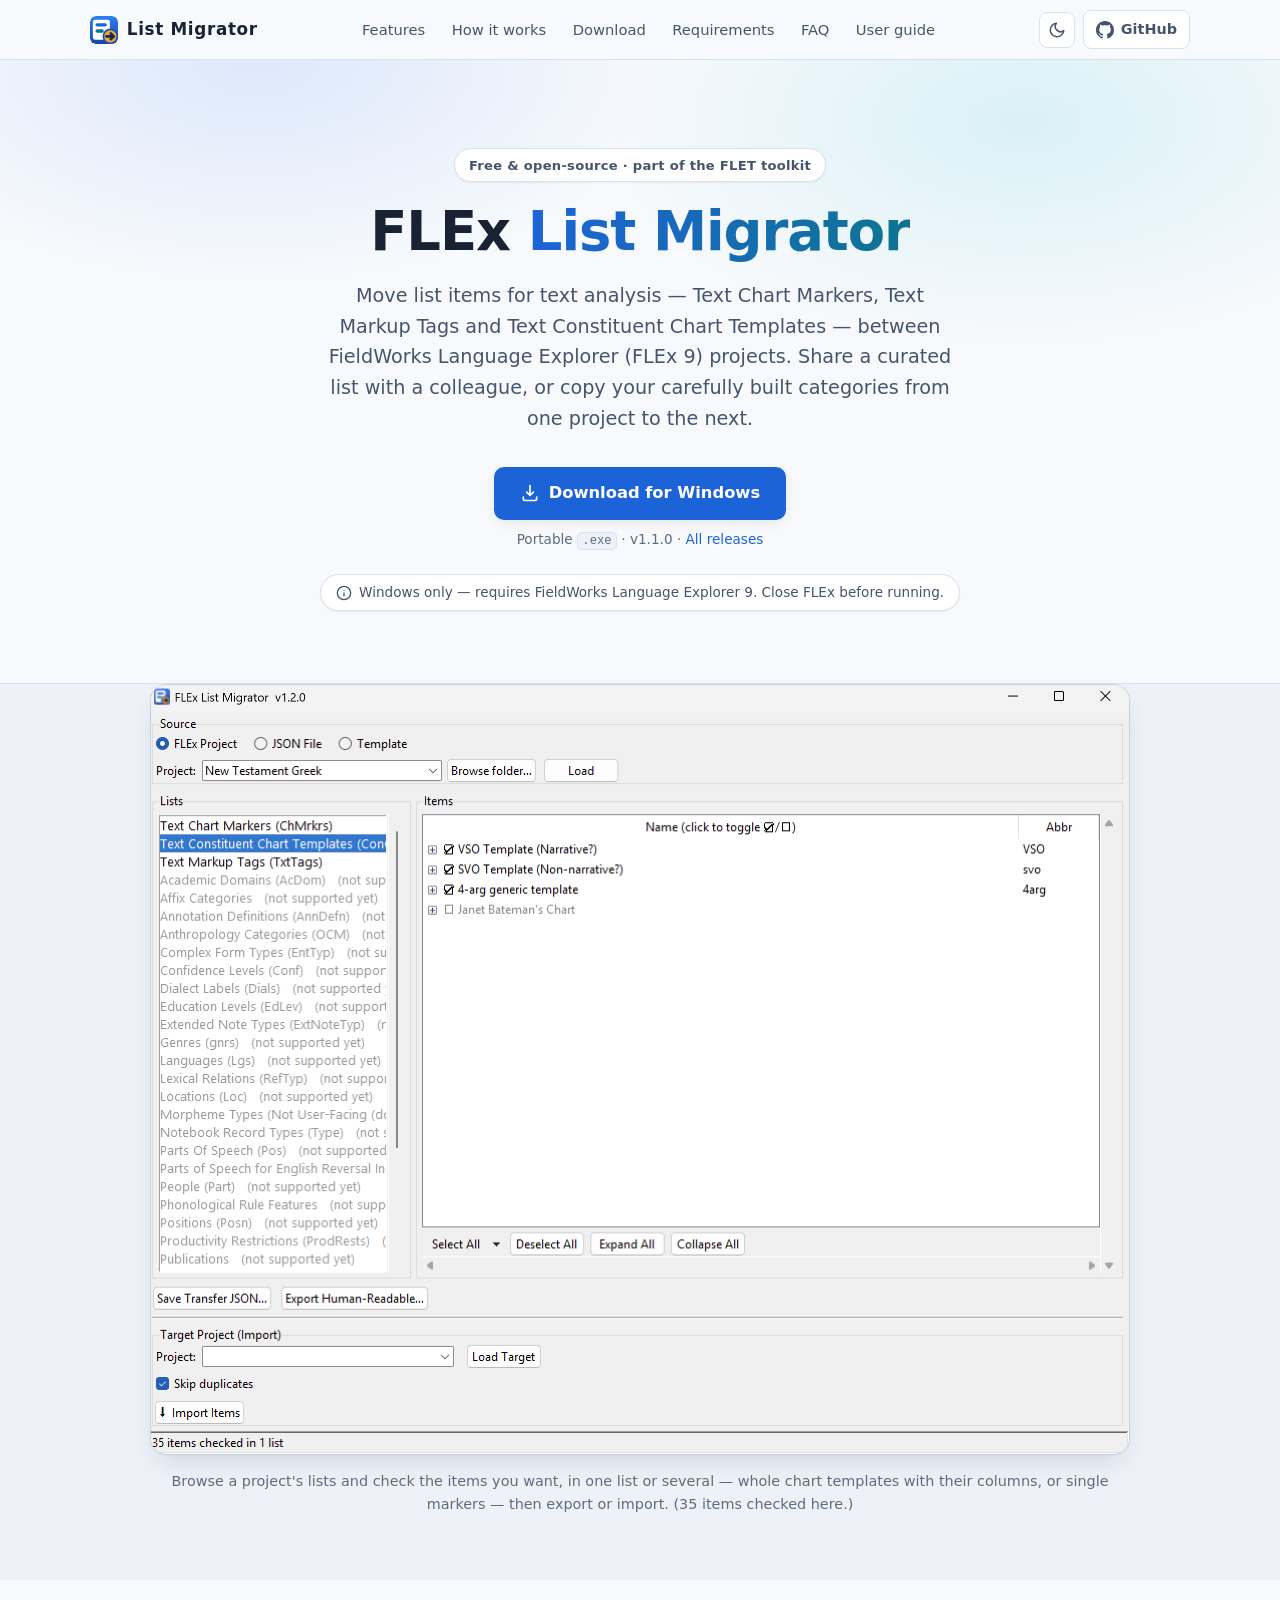
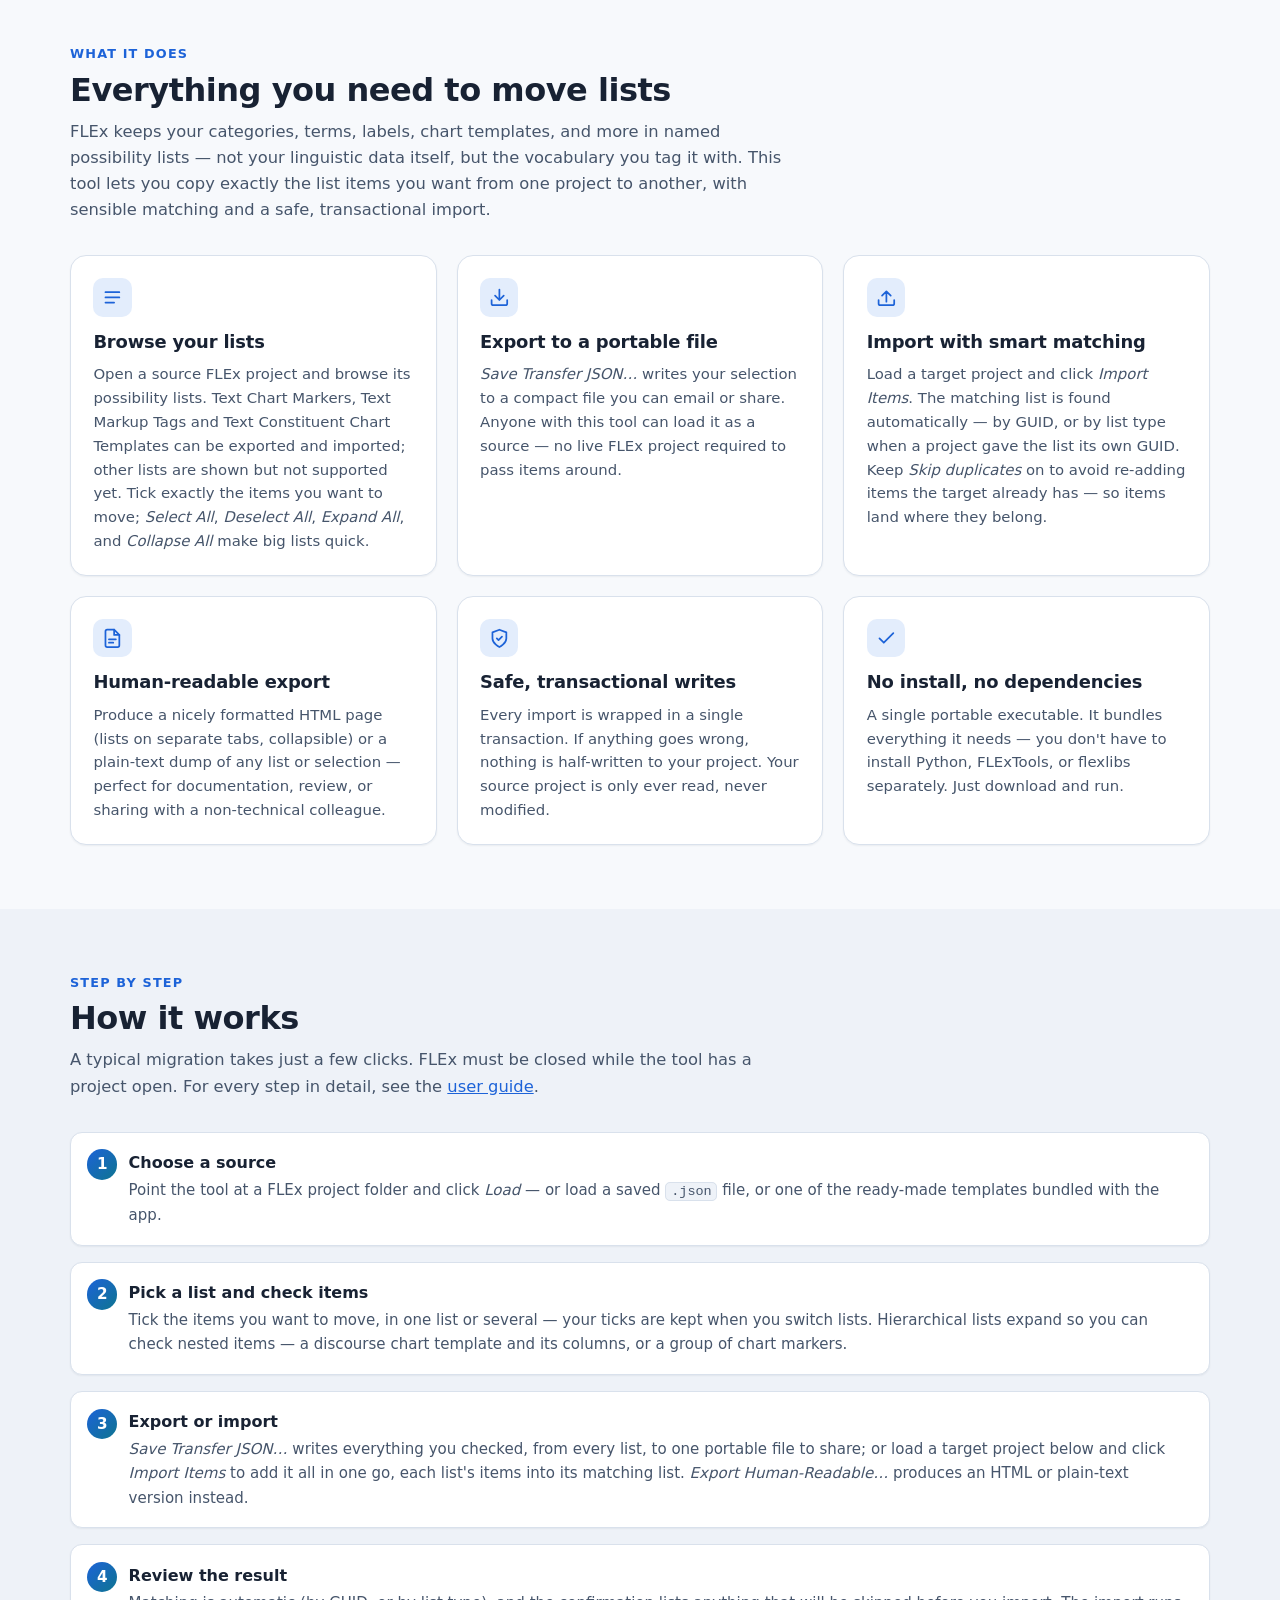
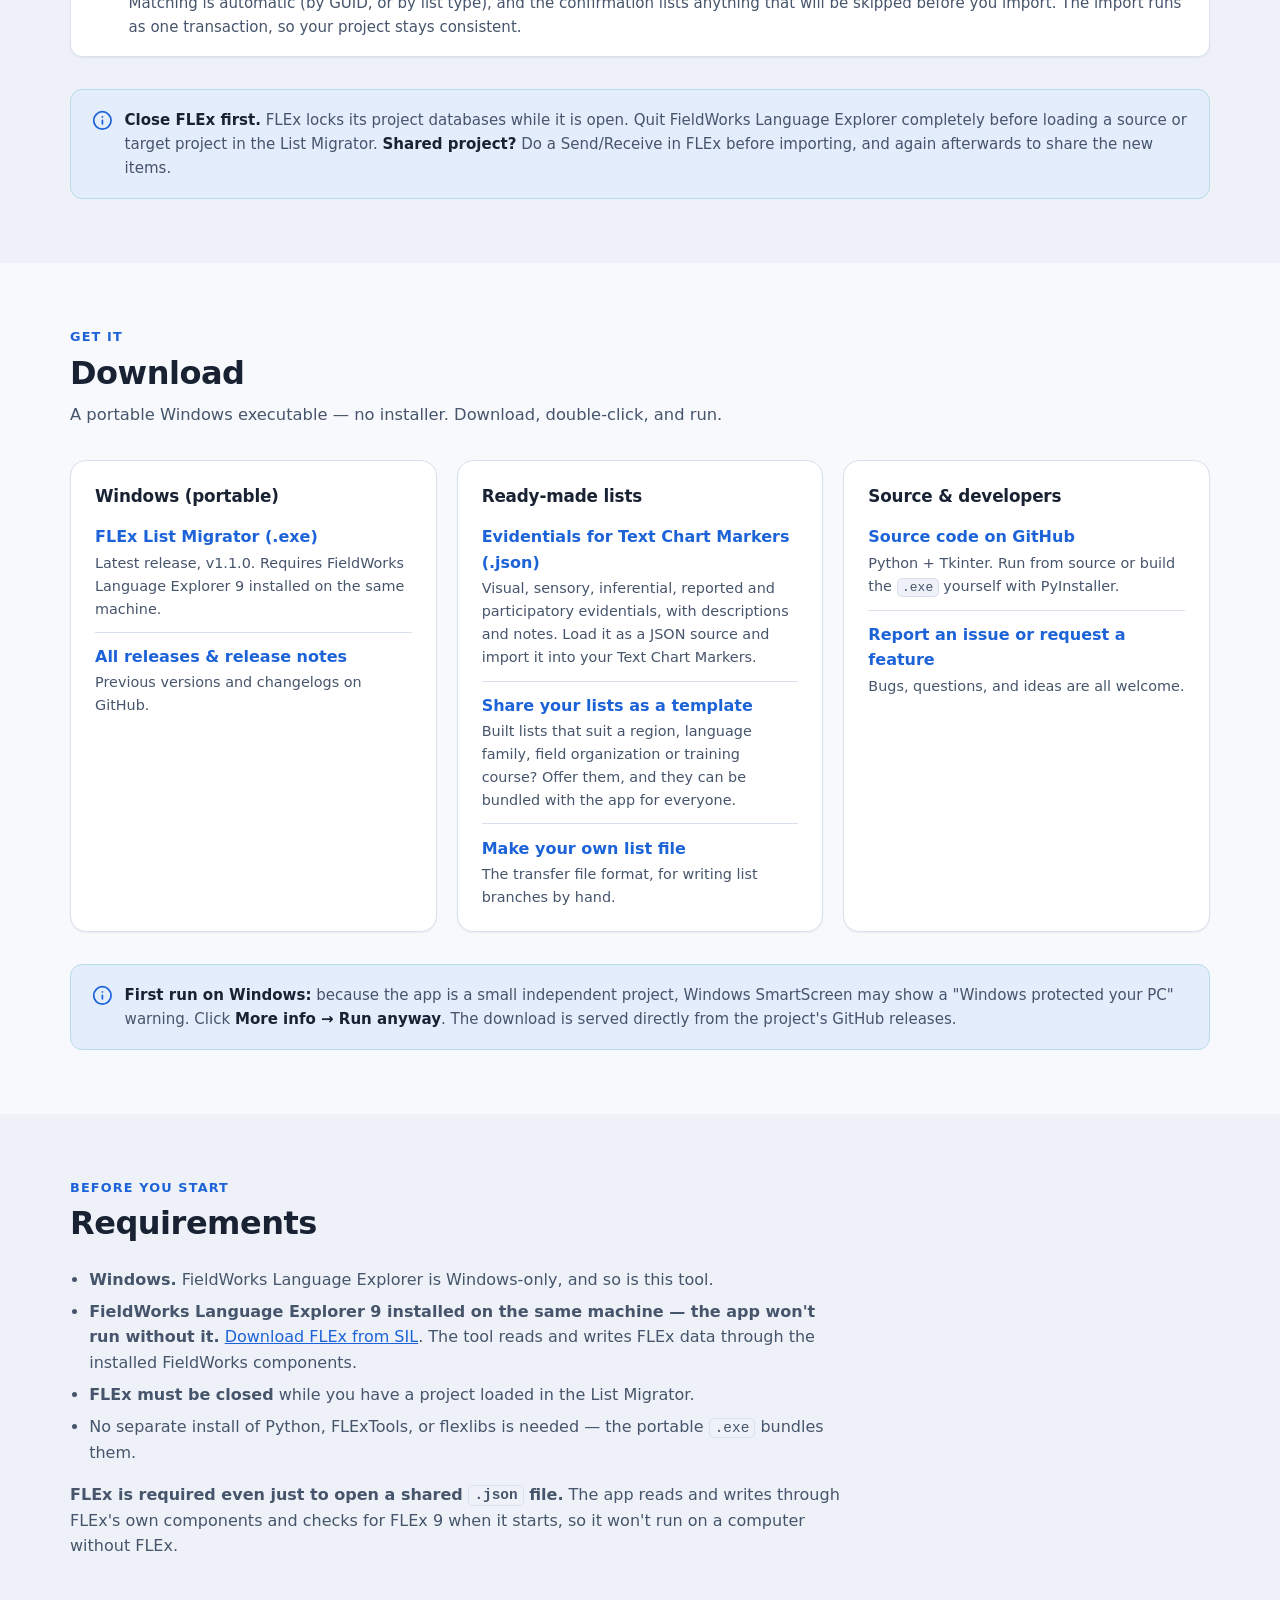
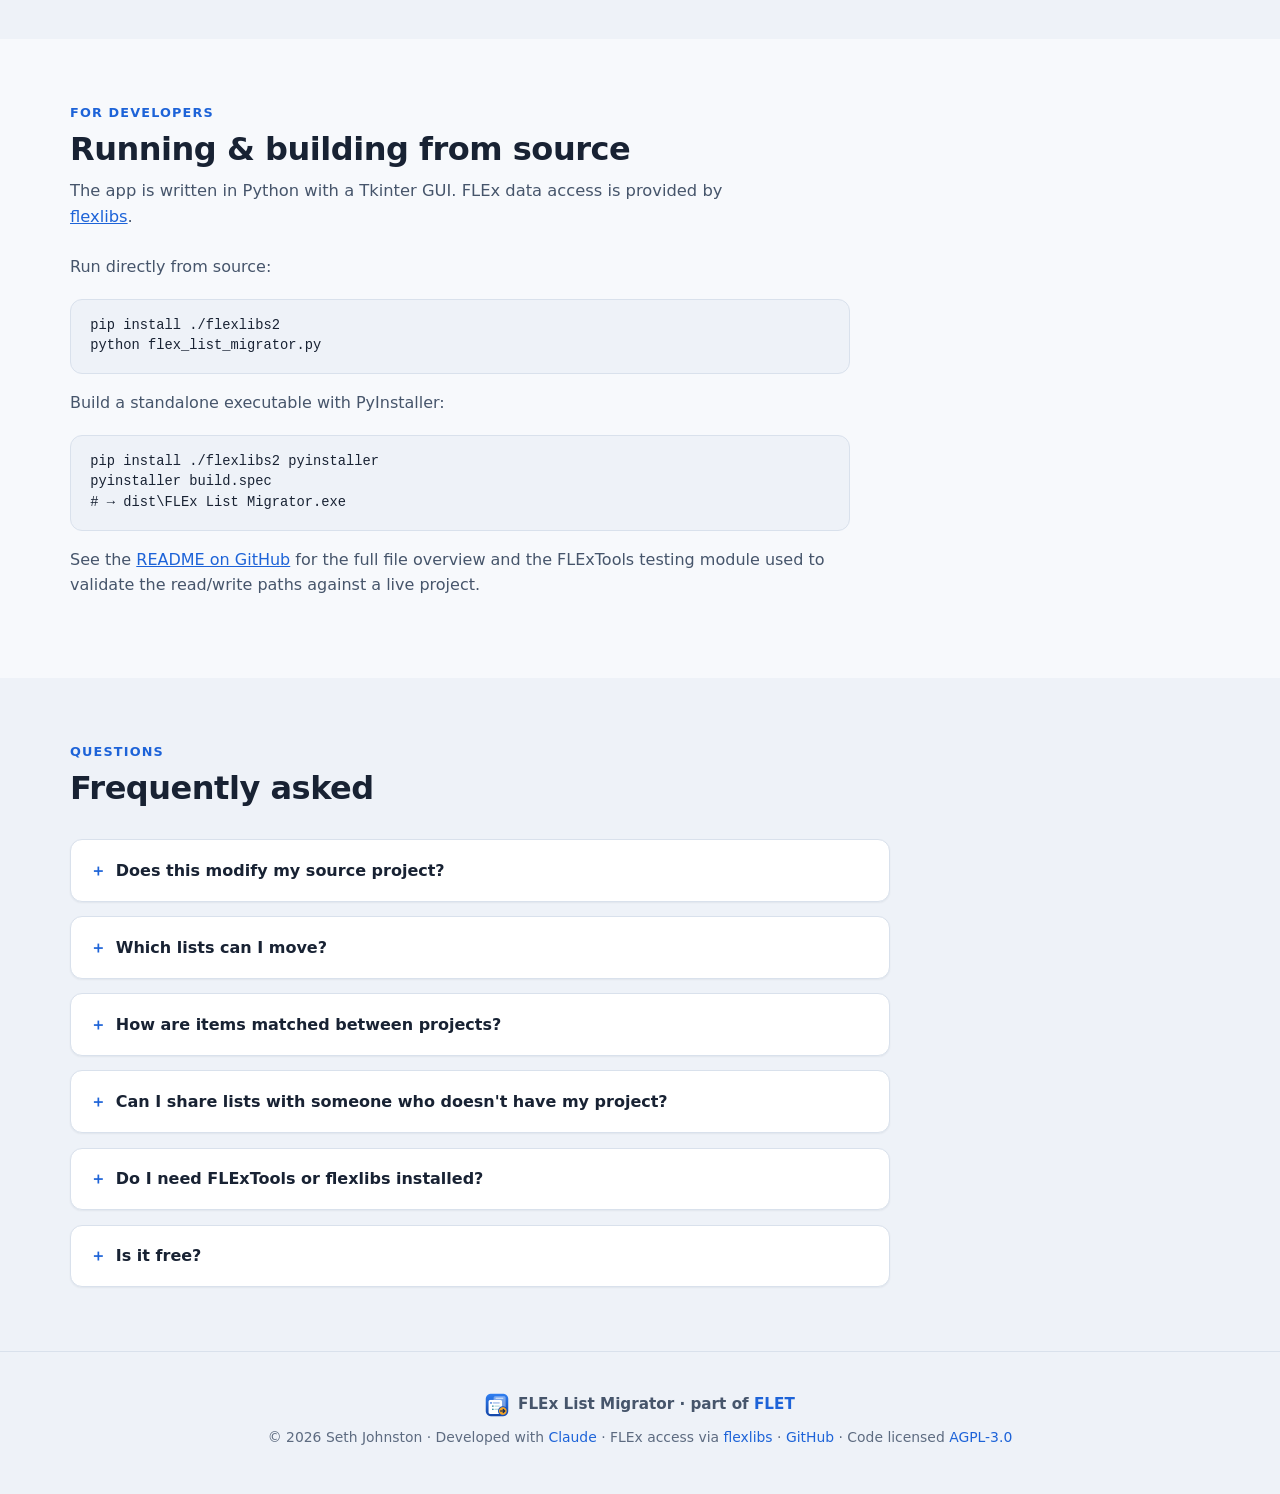
<file: docs/index.html>
<!DOCTYPE html>
<html lang="en">
<head>
  <meta charset="UTF-8" />
  <meta name="viewport" content="width=device-width,initial-scale=1" />
  <title>FLEx List Migrator — move possibility list items between FLEx projects</title>
  <meta name="description" content="A free standalone Windows app for moving text-analysis list items (Text Chart Markers, Text Markup Tags and Text Constituent Chart Templates) between FieldWorks Language Explorer (FLEx 9) projects." />
  <meta name="color-scheme" content="light dark" />
  <meta name="theme-color" content="#0b1020" />
  <link rel="icon" href="favicon.ico" sizes="any" />
  <link rel="icon" type="image/svg+xml" href="favicon.svg" />
  <link rel="apple-touch-icon" href="180x180.png" />
  <link rel="manifest" href="site.webmanifest" />
  <link rel="stylesheet" href="styles.css" />
  <script>
    // Apply saved theme before first paint to avoid a flash of the wrong theme.
    (function () {
      try {
        var t = localStorage.getItem('flet-theme');
        if (t === 'light' || t === 'dark') document.documentElement.setAttribute('data-theme', t);
      } catch (e) { /* storage unavailable; fall back to system preference */ }
    })();
  </script>
</head>
<body>
  <a class="skip-link" href="#content">Skip to main content</a>

  <header class="site-header">
    <div class="site-header-inner">
      <a class="brand" href="#top" aria-label="FLEx List Migrator home">
        <img src="favicon.svg" alt="" width="28" height="28" />
        <span>List Migrator</span>
      </a>
      <nav class="site-nav" aria-label="Site sections">
        <a href="#features">Features</a>
        <a href="#how-it-works">How it works</a>
        <a href="#download">Download</a>
        <a href="#requirements">Requirements</a>
        <a href="#faq">FAQ</a>
        <a href="guide.html">User guide</a>
      </nav>
      <div class="header-actions">
        <button id="theme-toggle" class="theme-toggle" type="button" aria-label="Switch to dark theme" title="Toggle color theme">
          <svg class="icon-sun" aria-hidden="true" viewBox="0 0 24 24" width="18" height="18" fill="none" stroke="currentColor" stroke-width="2" stroke-linecap="round">
            <circle cx="12" cy="12" r="4"/><path d="M12 2v2m0 16v2M4.9 4.9l1.4 1.4m11.4 11.4 1.4 1.4M2 12h2m16 0h2M4.9 19.1l1.4-1.4M17.7 6.3l1.4-1.4"/>
          </svg>
          <svg class="icon-moon" aria-hidden="true" viewBox="0 0 24 24" width="18" height="18" fill="none" stroke="currentColor" stroke-width="2" stroke-linecap="round" stroke-linejoin="round">
            <path d="M21 12.8A9 9 0 1 1 11.2 3a7 7 0 0 0 9.8 9.8Z"/>
          </svg>
        </button>
        <a class="header-github" href="https://github.com/rulingAnts/flex-list-migrator" target="_blank" rel="noopener" aria-label="FLEx List Migrator on GitHub (opens in a new tab)">
          <svg aria-hidden="true" viewBox="0 0 16 16" width="18" height="18" fill="currentColor">
            <path d="M8 0C3.58 0 0 3.58 0 8c0 3.54 2.29 6.53 5.47 7.59.4.07.55-.17.55-.38 0-.19-.01-.82-.01-1.49-2.01.37-2.53-.49-2.69-.94-.09-.23-.48-.94-.82-1.13-.28-.15-.68-.52-.01-.53.63-.01 1.08.58 1.23.82.72 1.21 1.87.87 2.33.66.07-.52.28-.87.51-1.07-1.78-.2-3.64-.89-3.64-3.95 0-.87.31-1.59.82-2.15-.08-.2-.36-1.02.08-2.12 0 0 .67-.21 2.2.82.64-.18 1.32-.27 2-.27s1.36.09 2 .27c1.53-1.04 2.2-.82 2.2-.82.44 1.1.16 1.92.08 2.12.51.56.82 1.27.82 2.15 0 3.07-1.87 3.75-3.65 3.95.29.25.54.73.54 1.48 0 1.07-.01 1.93-.01 2.2 0 .21.15.46.55.38A8.01 8.01 0 0 0 16 8c0-4.42-3.58-8-8-8Z"/>
          </svg>
          <span>GitHub</span>
        </a>
      </div>
    </div>
  </header>

  <main id="content">
    <section class="hero" id="top" aria-labelledby="project-title">
      <div class="hero-inner">
        <p class="hero-eyebrow">Free &amp; open-source · part of the FLET toolkit</p>
        <h1 id="project-title">FLEx <span class="accent-text">List Migrator</span></h1>
        <p class="tagline" id="project-tagline">Move list items for text analysis — Text Chart Markers, Text Markup Tags and Text Constituent Chart Templates — between FieldWorks Language Explorer (FLEx&nbsp;9) projects. Share a curated list with a colleague, or copy your carefully built categories from one project to the next.</p>
        <div class="hero-download">
          <a class="btn btn-primary btn-download" id="download-btn" href="https://github.com/rulingAnts/flex-list-migrator/releases/latest/download/FLEx.List.Migrator.exe">
            <svg aria-hidden="true" viewBox="0 0 24 24" width="20" height="20" fill="none" stroke="currentColor" stroke-width="2" stroke-linecap="round" stroke-linejoin="round">
              <path d="M12 3v12m0 0 4-4m-4 4-4-4M4 17v2a2 2 0 0 0 2 2h12a2 2 0 0 0 2-2v-2"/>
            </svg>
            Download for Windows
          </a>
          <p class="hero-meta">
            Portable <code>.exe</code> · <span id="version-label">v1.1.0</span> ·
            <a href="https://github.com/rulingAnts/flex-list-migrator/releases" target="_blank" rel="noopener">All releases<span class="sr-only"> (opens in a new tab)</span></a>
          </p>
        </div>
        <p class="hero-note">
          <svg aria-hidden="true" viewBox="0 0 24 24" width="16" height="16" fill="none" stroke="currentColor" stroke-width="2" stroke-linecap="round" stroke-linejoin="round"><path d="M12 16v-4m0-4h.01M22 12a10 10 0 1 1-20 0 10 10 0 0 1 20 0Z"/></svg>
          Windows only — requires FieldWorks Language Explorer 9. Close FLEx before running.
        </p>
      </div>
    </section>

    <section class="screenshot" aria-label="Screenshot of the app">
      <div class="container">
        <figure class="screenshot-figure">
          <img src="screenshots/flex-list-migrator.png" alt="The FLEx List Migrator window. The Source panel is set to a FLEx project. The Lists panel shows Text Chart Markers, Text Constituent Chart Templates and Text Markup Tags at the top, with the lists that aren't supported yet greyed out below. The Items panel shows three chart templates checked, above the Select All, Deselect All, Expand All and Collapse All buttons, then Save Transfer JSON, Export Human-Readable and the Target Project import controls. The status bar reads: 35 items checked in 1 list." />
          <figcaption>Browse a project's lists and check the items you want, in one list or several — whole chart templates with their columns, or single markers — then export or import. (35 items checked here.)</figcaption>
        </figure>
      </div>
    </section>

    <section id="features" aria-labelledby="features-heading">
      <div class="container">
        <div class="section-header">
          <p class="section-eyebrow">What it does</p>
          <h2 id="features-heading">Everything you need to move lists</h2>
          <p class="section-lede">FLEx keeps your categories, terms, labels, chart templates, and more in named possibility lists — not your linguistic data itself, but the vocabulary you tag it with. This tool lets you copy exactly the list items you want from one project to another, with sensible matching and a safe, transactional import.</p>
        </div>
        <div class="card-grid">

          <article class="tool-card feature-card">
            <span class="feature-icon" aria-hidden="true"><svg viewBox="0 0 24 24" fill="none" stroke="currentColor" stroke-width="2" stroke-linecap="round" stroke-linejoin="round"><path d="M4 6h16M4 12h16M4 18h10"/></svg></span>
            <h3>Browse your lists</h3>
            <p>Open a source FLEx project and browse its possibility lists. Text Chart Markers, Text Markup Tags and Text Constituent Chart Templates can be exported and imported; other lists are shown but not supported yet. Tick exactly the items you want to move; <em>Select All</em>, <em>Deselect All</em>, <em>Expand All</em>, and <em>Collapse All</em> make big lists quick.</p>
          </article>

          <article class="tool-card feature-card">
            <span class="feature-icon" aria-hidden="true"><svg viewBox="0 0 24 24" fill="none" stroke="currentColor" stroke-width="2" stroke-linecap="round" stroke-linejoin="round"><path d="M21 15v4a2 2 0 0 1-2 2H5a2 2 0 0 1-2-2v-4M7 10l5 5 5-5M12 15V3"/></svg></span>
            <h3>Export to a portable file</h3>
            <p><em>Save Transfer JSON…</em> writes your selection to a compact file you can email or share. Anyone with this tool can load it as a source — no live FLEx project required to pass items around.</p>
          </article>

          <article class="tool-card feature-card">
            <span class="feature-icon" aria-hidden="true"><svg viewBox="0 0 24 24" fill="none" stroke="currentColor" stroke-width="2" stroke-linecap="round" stroke-linejoin="round"><path d="M3 15v4a2 2 0 0 0 2 2h14a2 2 0 0 0 2-2v-4M7 10l5-5 5 5M12 5v12"/></svg></span>
            <h3>Import with smart matching</h3>
            <p>Load a target project and click <em>Import Items</em>. The matching list is found automatically — by GUID, or by list type when a project gave the list its own GUID. Keep <em>Skip duplicates</em> on to avoid re-adding items the target already has — so items land where they belong.</p>
          </article>

          <article class="tool-card feature-card">
            <span class="feature-icon" aria-hidden="true"><svg viewBox="0 0 24 24" fill="none" stroke="currentColor" stroke-width="2" stroke-linecap="round" stroke-linejoin="round"><path d="M14 2H6a2 2 0 0 0-2 2v16a2 2 0 0 0 2 2h12a2 2 0 0 0 2-2V8z"/><path d="M14 2v6h6M8 13h8M8 17h5"/></svg></span>
            <h3>Human-readable export</h3>
            <p>Produce a nicely formatted HTML page (lists on separate tabs, collapsible) or a plain-text dump of any list or selection — perfect for documentation, review, or sharing with a non-technical colleague.</p>
          </article>

          <article class="tool-card feature-card">
            <span class="feature-icon" aria-hidden="true"><svg viewBox="0 0 24 24" fill="none" stroke="currentColor" stroke-width="2" stroke-linecap="round" stroke-linejoin="round"><path d="M12 22s8-4 8-10V5l-8-3-8 3v7c0 6 8 10 8 10Z"/><path d="m9 12 2 2 4-4"/></svg></span>
            <h3>Safe, transactional writes</h3>
            <p>Every import is wrapped in a single transaction. If anything goes wrong, nothing is half-written to your project. Your source project is only ever read, never modified.</p>
          </article>

          <article class="tool-card feature-card">
            <span class="feature-icon" aria-hidden="true"><svg viewBox="0 0 24 24" fill="none" stroke="currentColor" stroke-width="2" stroke-linecap="round" stroke-linejoin="round"><path d="M20 6 9 17l-5-5"/></svg></span>
            <h3>No install, no dependencies</h3>
            <p>A single portable executable. It bundles everything it needs — you don't have to install Python, FLExTools, or flexlibs separately. Just download and run.</p>
          </article>

        </div>
      </div>
    </section>

    <section id="how-it-works" aria-labelledby="how-heading">
      <div class="container">
        <div class="section-header">
          <p class="section-eyebrow">Step by step</p>
          <h2 id="how-heading">How it works</h2>
          <p class="section-lede">A typical migration takes just a few clicks. FLEx must be closed while the tool has a project open. For every step in detail, see the <a href="guide.html">user guide</a>.</p>
        </div>
        <ol class="steps">
          <li>
            <strong>Choose a source</strong>
            <p>Point the tool at a FLEx project folder and click <em>Load</em> — or load a saved <code>.json</code> file, or one of the ready-made templates bundled with the app.</p>
          </li>
          <li>
            <strong>Pick a list and check items</strong>
            <p>Tick the items you want to move, in one list or several — your ticks are kept when you switch lists. Hierarchical lists expand so you can check nested items — a discourse chart template and its columns, or a group of chart markers.</p>
          </li>
          <li>
            <strong>Export or import</strong>
            <p><em>Save Transfer JSON…</em> writes everything you checked, from every list, to one portable file to share; or load a target project below and click <em>Import Items</em> to add it all in one go, each list's items into its matching list. <em>Export Human-Readable…</em> produces an HTML or plain-text version instead.</p>
          </li>
          <li>
            <strong>Review the result</strong>
            <p>Matching is automatic (by GUID, or by list type), and the confirmation lists anything that will be skipped before you import. The import runs as one transaction, so your project stays consistent.</p>
          </li>
        </ol>
        <div class="callout">
          <svg aria-hidden="true" viewBox="0 0 24 24" fill="none" stroke="currentColor" stroke-width="2" stroke-linecap="round" stroke-linejoin="round"><path d="M12 16v-4m0-4h.01M22 12a10 10 0 1 1-20 0 10 10 0 0 1 20 0Z"/></svg>
          <p><strong>Close FLEx first.</strong> FLEx locks its project databases while it is open. Quit FieldWorks Language Explorer completely before loading a source or target project in the List Migrator. <strong>Shared project?</strong> Do a Send/Receive in FLEx before importing, and again afterwards to share the new items.</p>
        </div>
      </div>
    </section>

    <section id="download" aria-labelledby="download-heading">
      <div class="container">
        <div class="section-header">
          <p class="section-eyebrow">Get it</p>
          <h2 id="download-heading">Download</h2>
          <p class="section-lede">A portable Windows executable — no installer. Download, double-click, and run.</p>
        </div>
        <div class="link-panels">
          <div class="link-panel">
            <h3>Windows (portable)</h3>
            <ul class="link-list">
              <li>
                <a id="download-btn-2" href="https://github.com/rulingAnts/flex-list-migrator/releases/latest/download/FLEx.List.Migrator.exe">FLEx List Migrator (.exe)</a>
                <span>Latest release, <span id="version-label-2">v1.1.0</span>. Requires FieldWorks Language Explorer 9 installed on the same machine.</span>
              </li>
              <li>
                <a href="https://github.com/rulingAnts/flex-list-migrator/releases" target="_blank" rel="noopener">All releases &amp; release notes<span class="sr-only"> (opens in a new tab)</span></a>
                <span>Previous versions and changelogs on GitHub.</span>
              </li>
            </ul>
          </div>
          <div class="link-panel">
            <h3>Ready-made lists</h3>
            <ul class="link-list">
              <li>
                <a href="examples/evidentials-text-chart-markers.json" download>Evidentials for Text Chart Markers (.json)</a>
                <span>Visual, sensory, inferential, reported and participatory evidentials, with descriptions and notes. Load it as a JSON source and import it into your Text Chart Markers.</span>
              </li>
              <li>
                <a href="https://github.com/rulingAnts/flex-list-migrator/issues/new?template=template-submission.yml" target="_blank" rel="noopener">Share your lists as a template<span class="sr-only"> (opens in a new tab)</span></a>
                <span>Built lists that suit a region, language family, field organization or training course? Offer them, and they can be bundled with the app for everyone.</span>
              </li>
              <li>
                <a href="https://github.com/rulingAnts/flex-list-migrator/blob/main/TRANSFER_FORMAT.md" target="_blank" rel="noopener">Make your own list file<span class="sr-only"> (opens in a new tab)</span></a>
                <span>The transfer file format, for writing list branches by hand.</span>
              </li>
            </ul>
          </div>
          <div class="link-panel">
            <h3>Source &amp; developers</h3>
            <ul class="link-list">
              <li>
                <a href="https://github.com/rulingAnts/flex-list-migrator" target="_blank" rel="noopener">Source code on GitHub<span class="sr-only"> (opens in a new tab)</span></a>
                <span>Python + Tkinter. Run from source or build the <code>.exe</code> yourself with PyInstaller.</span>
              </li>
              <li>
                <a href="https://github.com/rulingAnts/flex-list-migrator/issues" target="_blank" rel="noopener">Report an issue or request a feature<span class="sr-only"> (opens in a new tab)</span></a>
                <span>Bugs, questions, and ideas are all welcome.</span>
              </li>
            </ul>
          </div>
        </div>
        <div class="callout">
          <svg aria-hidden="true" viewBox="0 0 24 24" fill="none" stroke="currentColor" stroke-width="2" stroke-linecap="round" stroke-linejoin="round"><path d="M12 16v-4m0-4h.01M22 12a10 10 0 1 1-20 0 10 10 0 0 1 20 0Z"/></svg>
          <p><strong>First run on Windows:</strong> because the app is a small independent project, Windows SmartScreen may show a "Windows protected your PC" warning. Click <strong>More info → Run anyway</strong>. The download is served directly from the project's GitHub releases.</p>
        </div>
      </div>
    </section>

    <section id="requirements" aria-labelledby="requirements-heading">
      <div class="container">
        <div class="section-header">
          <p class="section-eyebrow">Before you start</p>
          <h2 id="requirements-heading">Requirements</h2>
        </div>
        <div class="doc-prose">
          <ul>
            <li><strong>Windows.</strong> FieldWorks Language Explorer is Windows-only, and so is this tool.</li>
            <li><strong>FieldWorks Language Explorer 9 installed on the same machine — the app won't run without it.</strong> <a href="https://software.sil.org/fieldworks/" target="_blank" rel="noopener">Download FLEx from SIL<span class="sr-only"> (opens in a new tab)</span></a>. The tool reads and writes FLEx data through the installed FieldWorks components.</li>
            <li><strong>FLEx must be closed</strong> while you have a project loaded in the List Migrator.</li>
            <li>No separate install of Python, FLExTools, or flexlibs is needed — the portable <code>.exe</code> bundles them.</li>
          </ul>
          <p><strong>FLEx is required even just to open a shared <code>.json</code> file.</strong> The app reads and writes through FLEx's own components and checks for FLEx 9 when it starts, so it won't run on a computer without FLEx.</p>
        </div>
      </div>
    </section>

    <section id="running-from-source" aria-labelledby="source-heading">
      <div class="container">
        <div class="section-header">
          <p class="section-eyebrow">For developers</p>
          <h2 id="source-heading">Running &amp; building from source</h2>
          <p class="section-lede">The app is written in Python with a Tkinter GUI. FLEx data access is provided by <a href="https://github.com/cdfarrow/flexlibs" target="_blank" rel="noopener">flexlibs</a>.</p>
        </div>
        <div class="doc-prose">
          <p>Run directly from source:</p>
          <pre class="code-block"><code>pip install ./flexlibs2
python flex_list_migrator.py</code></pre>
          <p>Build a standalone executable with PyInstaller:</p>
          <pre class="code-block"><code>pip install ./flexlibs2 pyinstaller
pyinstaller build.spec
# → dist\FLEx List Migrator.exe</code></pre>
          <p>See the <a href="https://github.com/rulingAnts/flex-list-migrator#readme" target="_blank" rel="noopener">README on GitHub<span class="sr-only"> (opens in a new tab)</span></a> for the full file overview and the FLExTools testing module used to validate the read/write paths against a live project.</p>
        </div>
      </div>
    </section>

    <section id="faq" aria-labelledby="faq-heading">
      <div class="container">
        <div class="section-header">
          <p class="section-eyebrow">Questions</p>
          <h2 id="faq-heading">Frequently asked</h2>
        </div>
        <div class="faq">
          <details>
            <summary>Does this modify my source project?</summary>
            <p>No. The source project (or JSON file) is only ever read. Changes are written only to the <em>target</em> project you explicitly load and import into — and that write is wrapped in a single transaction.</p>
          </details>
          <details>
            <summary>Which lists can I move?</summary>
            <p>This version exports and imports Text Chart Markers, Text Markup Tags and Text Constituent Chart Templates, with every field FLEx shows for their items: name, abbreviation, description, discussion, status, confidence, researchers, restrictions and subitems. Other lists (Parts of Speech, Semantic Domains, entry types, custom lists and more) can be browsed but not exported or imported yet. Support for them may come in a future release; see <a href="https://github.com/rulingAnts/flex-list-migrator/issues/1" target="_blank" rel="noopener">the known issue</a>.</p>
          </details>
          <details>
            <summary>How are items matched between projects?</summary>
            <p>By the list's GUID first. If a project gave the list its own GUID, it is found by list type instead (for example, the Text Chart Markers list), and by name as a last resort. If nothing matches, the tool asks which list to use.</p>
          </details>
          <details>
            <summary>Can I share lists with someone who doesn't have my project?</summary>
            <p>Yes. Export your selection to a portable JSON file and send it. The recipient loads that file as a source in their own copy of the tool and imports it into their project.</p>
          </details>
          <details>
            <summary>Do I need FLExTools or flexlibs installed?</summary>
            <p>No. The portable <code>.exe</code> bundles everything. You only need FieldWorks Language Explorer 9 itself installed on the machine.</p>
          </details>
          <details>
            <summary>Is it free?</summary>
            <p>Yes — free and open source under the AGPL-3.0 license. Source code is on <a href="https://github.com/rulingAnts/flex-list-migrator" target="_blank" rel="noopener">GitHub</a>.</p>
          </details>
        </div>
      </div>
    </section>
  </main>

  <footer class="site-footer">
    <div class="container footer-inner">
      <div class="footer-brand">
        <img src="favicon.ico" alt="" width="24" height="24" />
        <span>FLEx List Migrator · part of <a href="https://rulingants.github.io/" rel="noopener">FLET</a></span>
      </div>
      <p>
        &copy; <span id="year">2026</span> Seth Johnston ·
        Developed with <a href="https://claude.ai" rel="noopener" target="_blank">Claude</a> ·
        FLEx access via <a href="https://github.com/cdfarrow/flexlibs" rel="noopener" target="_blank">flexlibs</a> ·
        <a href="https://github.com/rulingAnts/flex-list-migrator" rel="noopener" target="_blank">GitHub</a> ·
        Code licensed <a href="https://www.gnu.org/licenses/agpl-3.0.html" rel="noopener" target="_blank">AGPL-3.0</a>
      </p>
    </div>
  </footer>

  <script src="script.js"></script>
</body>
</html>
</file>
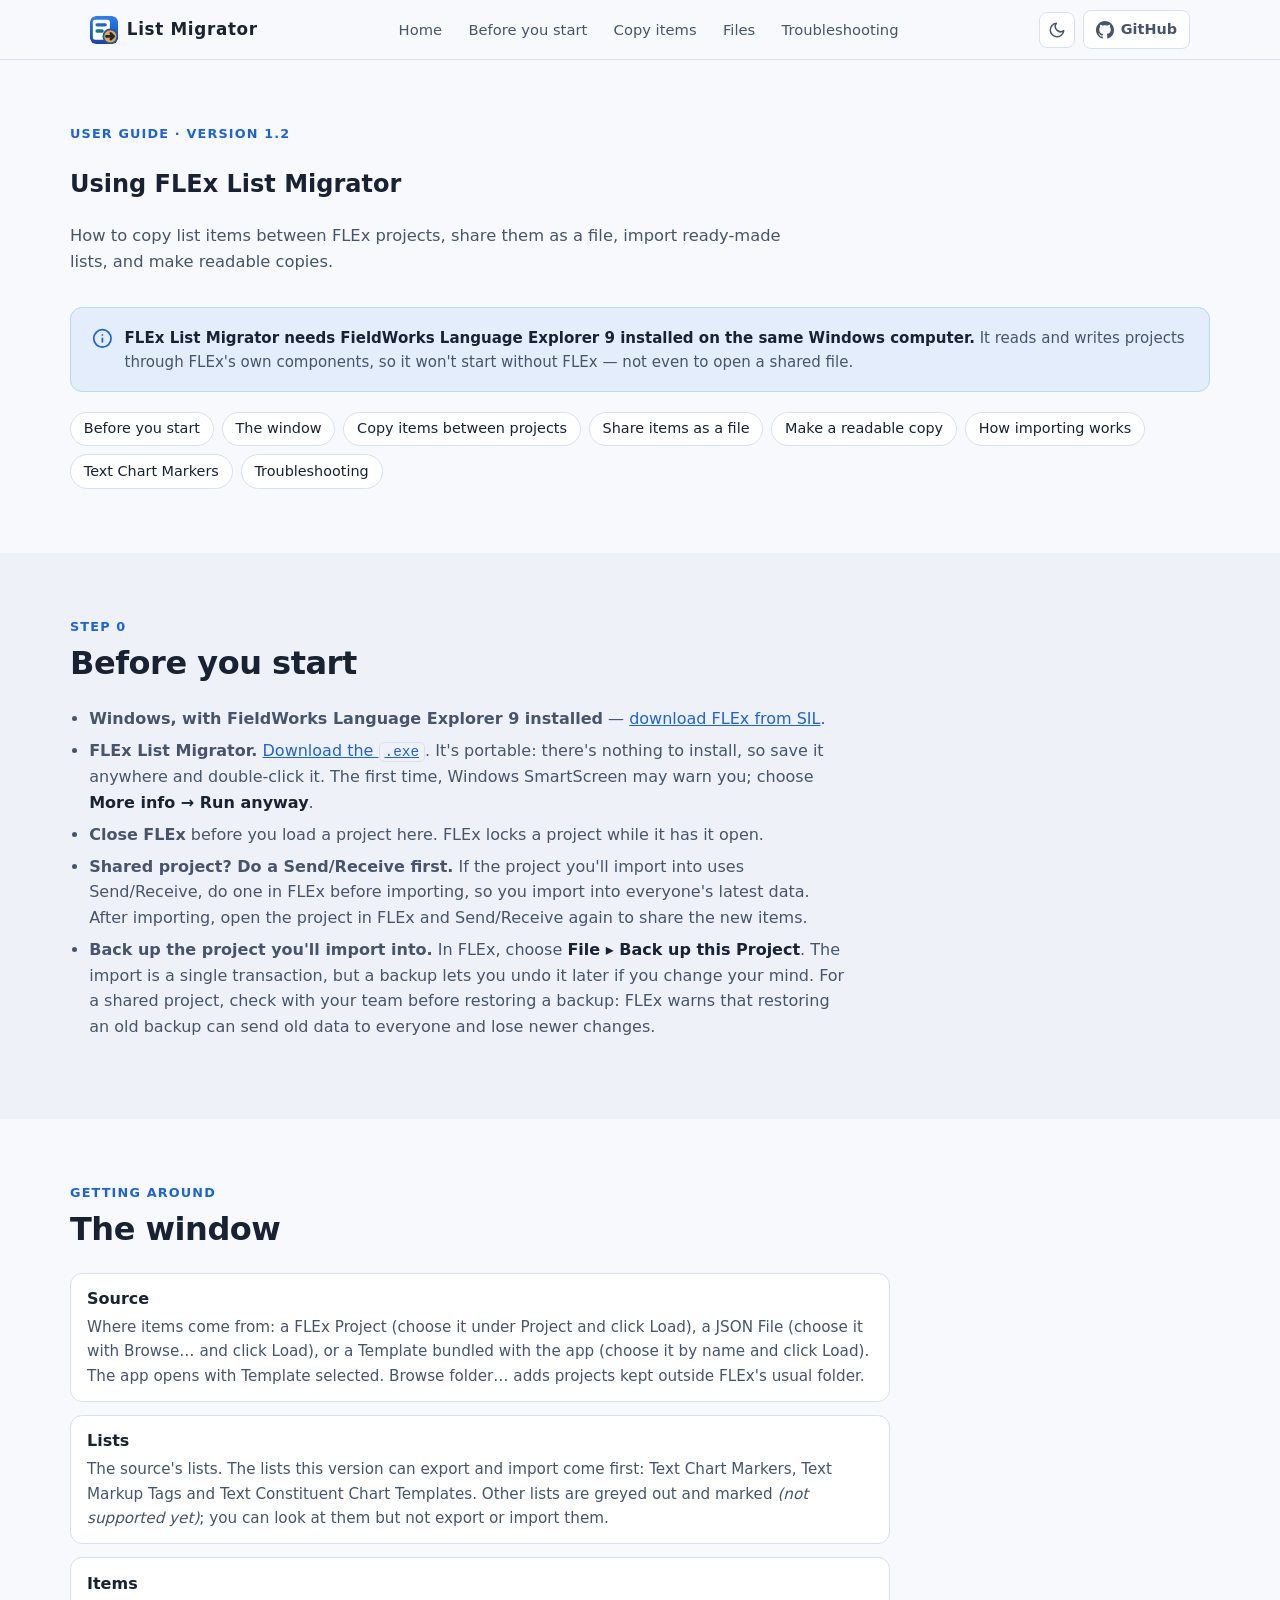
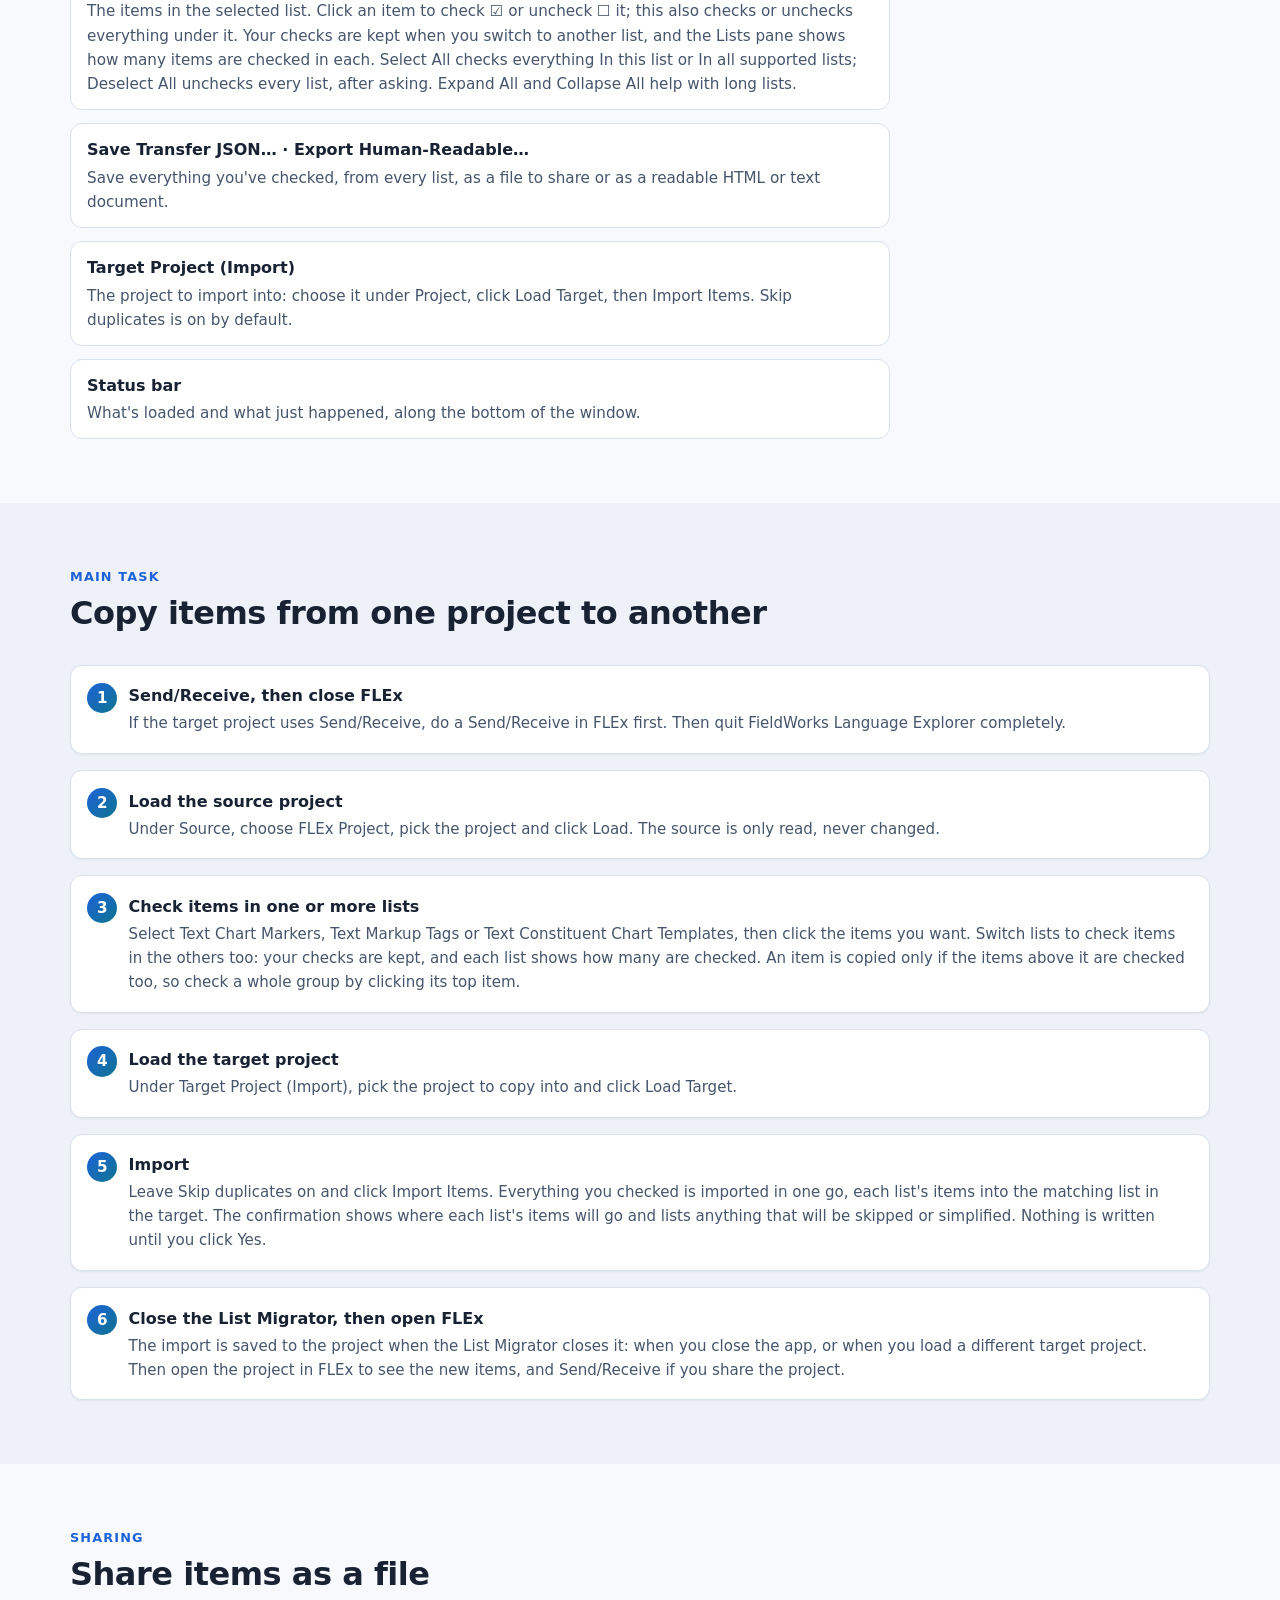
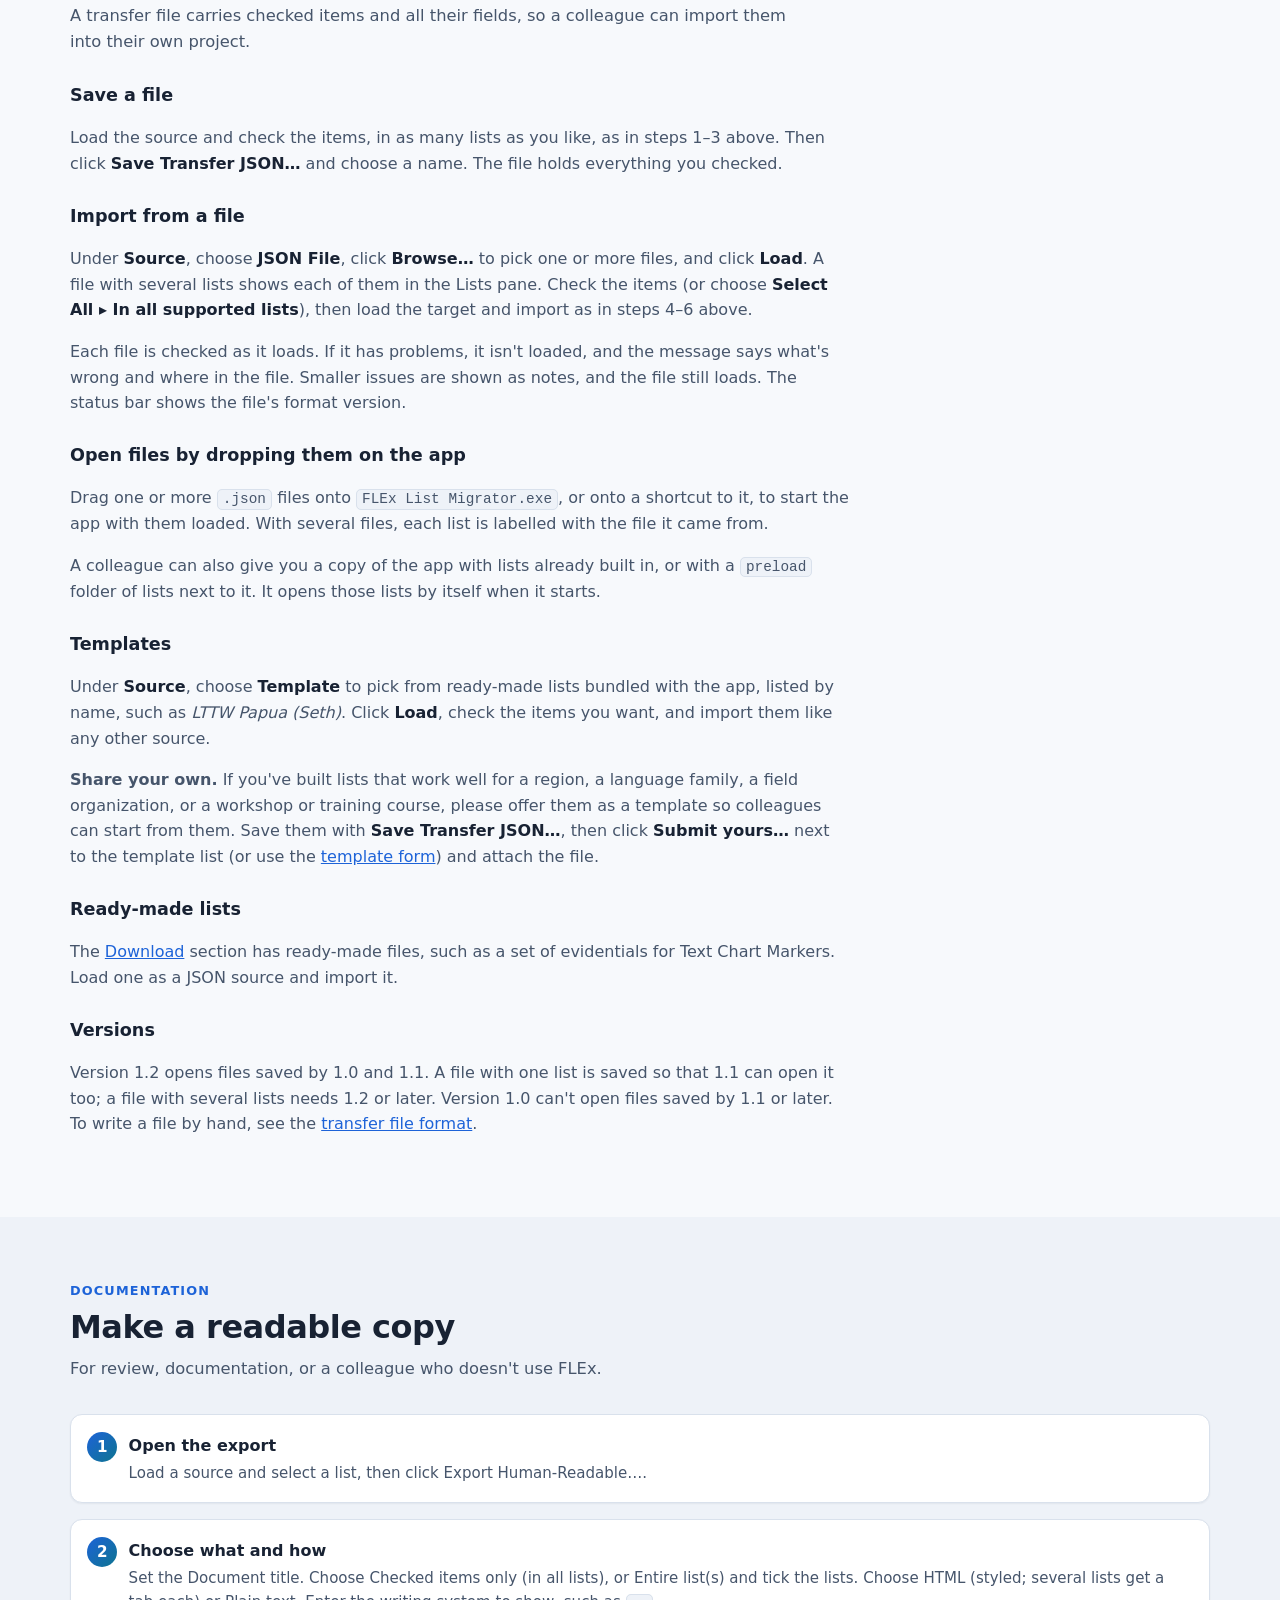
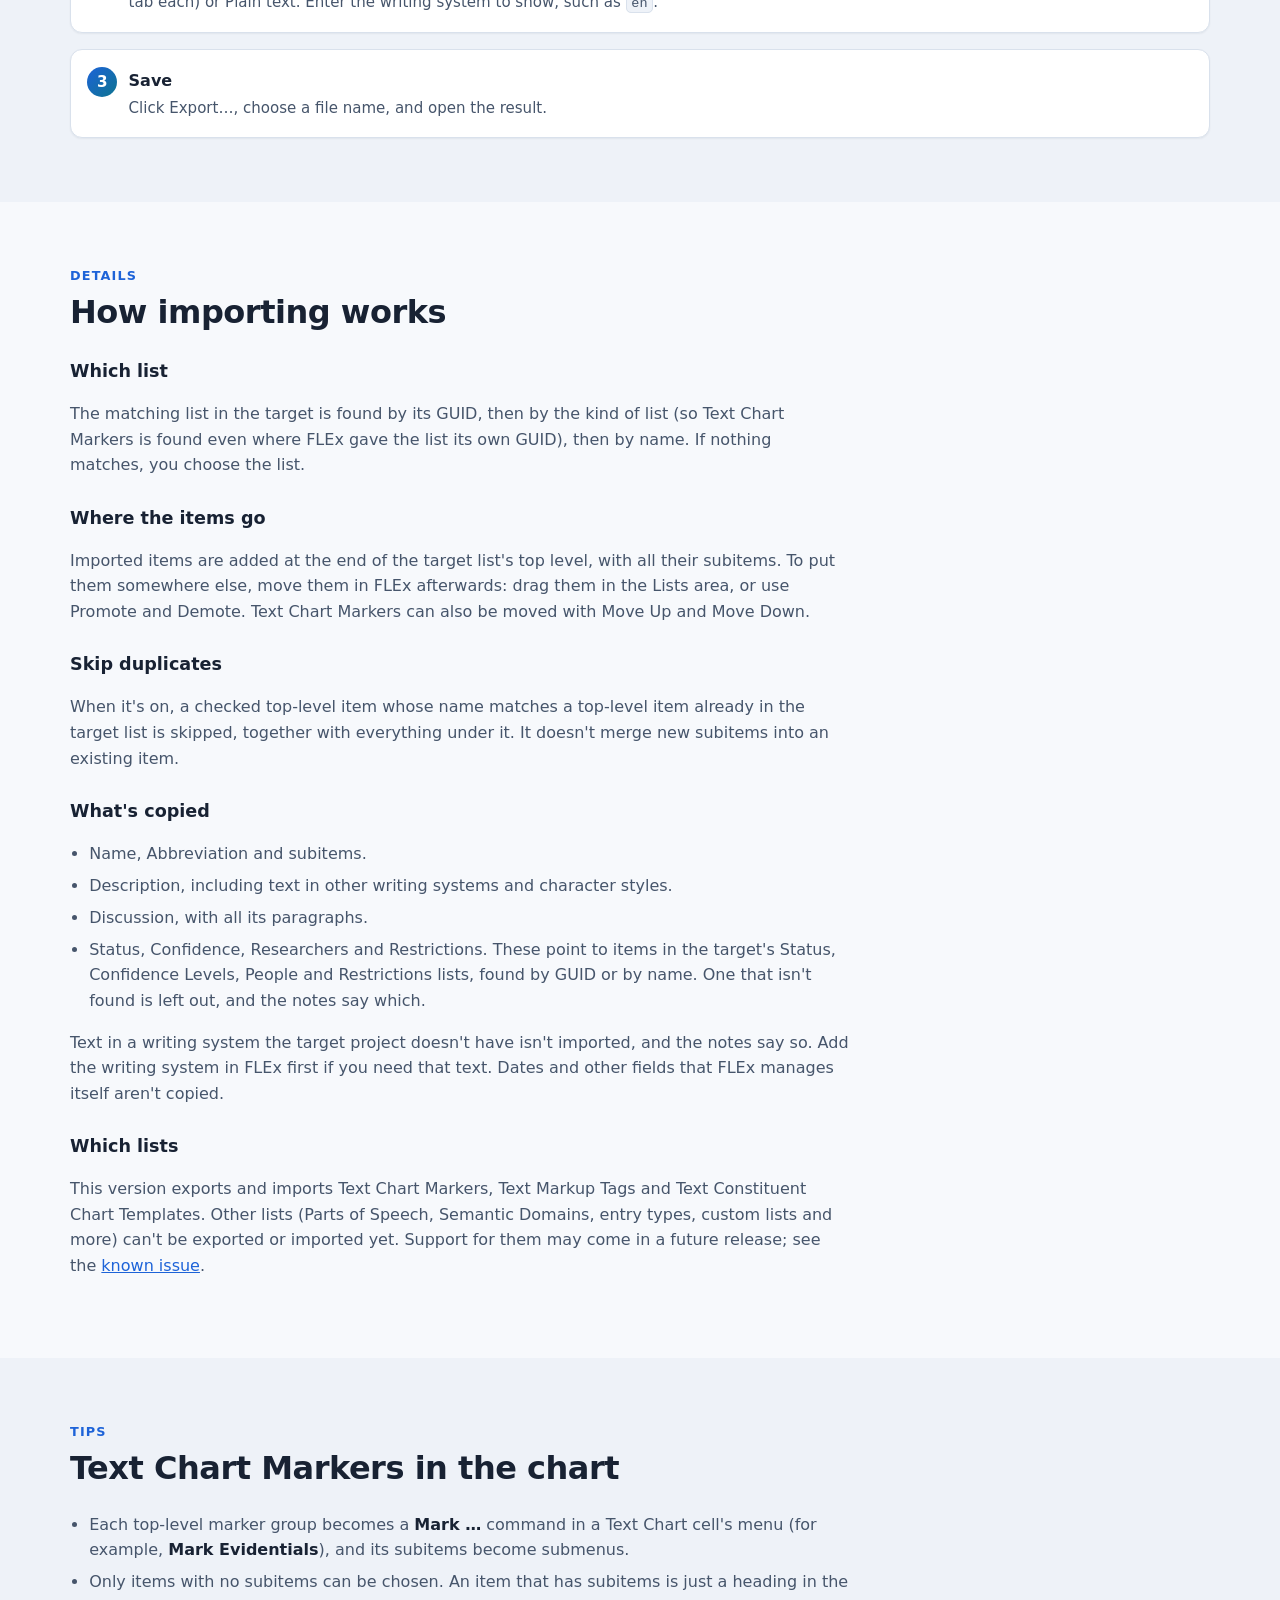
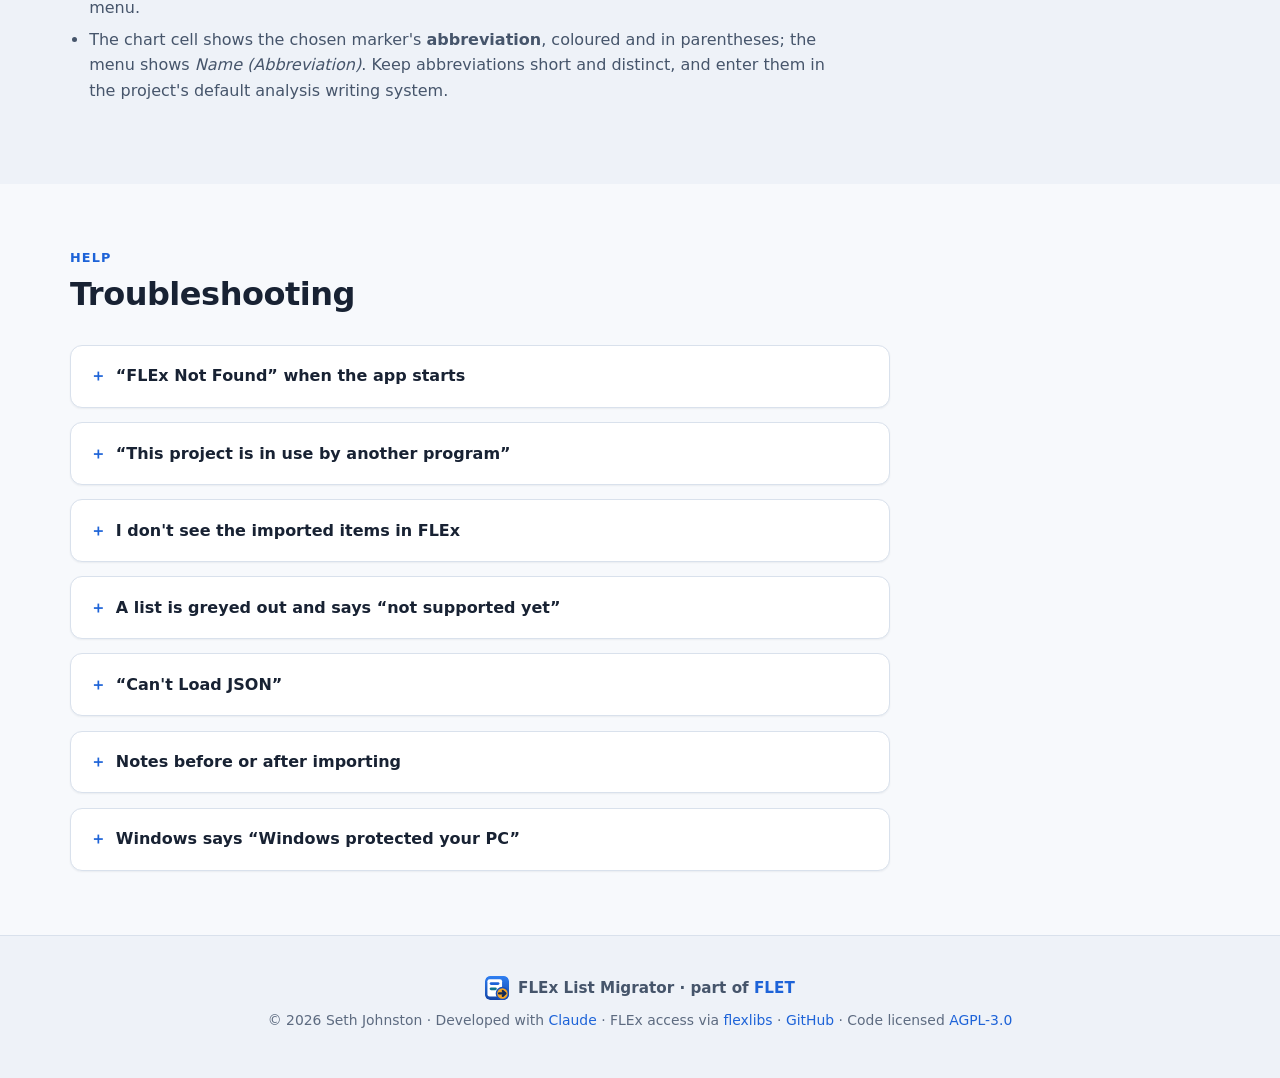
<file: docs/guide.html>
<!DOCTYPE html>
<html lang="en">
<head>
  <meta charset="UTF-8" />
  <meta name="viewport" content="width=device-width,initial-scale=1" />
  <title>User guide — FLEx List Migrator</title>
  <meta name="description" content="How to use FLEx List Migrator: copy list items between FLEx 9 projects, share them as a file, import ready-made lists, and make readable copies." />
  <meta name="color-scheme" content="light dark" />
  <meta name="theme-color" content="#0b1020" />
  <link rel="icon" href="favicon.ico" sizes="any" />
  <link rel="icon" type="image/svg+xml" href="favicon.svg" />
  <link rel="apple-touch-icon" href="180x180.png" />
  <link rel="manifest" href="site.webmanifest" />
  <link rel="stylesheet" href="styles.css" />
  <style>
    /* Guide-only additions, built on the shared FLET tokens. */
    .guide-parts { margin: 1.5rem 0 0; display: grid; gap: 0.8rem; max-width: 820px; }
    .guide-parts div { background: var(--bg-raised); border: 1px solid var(--border); border-radius: 12px; padding: 0.8rem 1rem; }
    .guide-parts dt { font-weight: 650; color: var(--text); }
    .guide-parts dd { margin: 0.2rem 0 0; color: var(--text-secondary); font-size: 0.95rem; }
    .doc-prose h3 { margin: 1.6rem 0 0.4rem; font-size: 1.1rem; }
    .doc-prose .ui { font-weight: 600; color: var(--text); }
    .callout + .callout, .doc-prose + .callout, .callout + .doc-prose { margin-top: 1rem; }
    .toc { display: flex; flex-wrap: wrap; gap: 0.5rem; margin: 1.2rem 0 0; padding: 0; list-style: none; }
    .toc a { display: inline-block; padding: 0.3rem 0.8rem; border-radius: 999px; border: 1px solid var(--border);
             background: var(--bg-raised); color: var(--text); text-decoration: none; font-size: 0.9rem; }
    .toc a:hover { border-color: var(--accent); }
  </style>
  <script>
    // Apply saved theme before first paint to avoid a flash of the wrong theme.
    (function () {
      try {
        var t = localStorage.getItem('flet-theme');
        if (t === 'light' || t === 'dark') document.documentElement.setAttribute('data-theme', t);
      } catch (e) { /* storage unavailable; fall back to system preference */ }
    })();
  </script>
</head>
<body>
  <a class="skip-link" href="#content">Skip to main content</a>

  <header class="site-header">
    <div class="site-header-inner">
      <a class="brand" href="index.html" aria-label="FLEx List Migrator home">
        <img src="favicon.svg" alt="" width="28" height="28" />
        <span>List Migrator</span>
      </a>
      <nav class="site-nav" aria-label="Guide sections">
        <a href="index.html">Home</a>
        <a href="#start">Before you start</a>
        <a href="#copy">Copy items</a>
        <a href="#files">Files</a>
        <a href="#troubleshooting">Troubleshooting</a>
      </nav>
      <div class="header-actions">
        <button id="theme-toggle" class="theme-toggle" type="button" aria-label="Switch to dark theme" title="Toggle color theme">
          <svg class="icon-sun" aria-hidden="true" viewBox="0 0 24 24" width="18" height="18" fill="none" stroke="currentColor" stroke-width="2" stroke-linecap="round">
            <circle cx="12" cy="12" r="4"/><path d="M12 2v2m0 16v2M4.9 4.9l1.4 1.4m11.4 11.4 1.4 1.4M2 12h2m16 0h2M4.9 19.1l1.4-1.4M17.7 6.3l1.4-1.4"/>
          </svg>
          <svg class="icon-moon" aria-hidden="true" viewBox="0 0 24 24" width="18" height="18" fill="none" stroke="currentColor" stroke-width="2" stroke-linecap="round" stroke-linejoin="round">
            <path d="M21 12.8A9 9 0 1 1 11.2 3a7 7 0 0 0 9.8 9.8Z"/>
          </svg>
        </button>
        <a class="header-github" href="https://github.com/rulingAnts/flex-list-migrator" target="_blank" rel="noopener" aria-label="FLEx List Migrator on GitHub (opens in a new tab)">
          <svg aria-hidden="true" viewBox="0 0 16 16" width="18" height="18" fill="currentColor">
            <path d="M8 0C3.58 0 0 3.58 0 8c0 3.54 2.29 6.53 5.47 7.59.4.07.55-.17.55-.38 0-.19-.01-.82-.01-1.49-2.01.37-2.53-.49-2.69-.94-.09-.23-.48-.94-.82-1.13-.28-.15-.68-.52-.01-.53.63-.01 1.08.58 1.23.82.72 1.21 1.87.87 2.33.66.07-.52.28-.87.51-1.07-1.78-.2-3.64-.89-3.64-3.95 0-.87.31-1.59.82-2.15-.08-.2-.36-1.02.08-2.12 0 0 .67-.21 2.2.82.64-.18 1.32-.27 2-.27s1.36.09 2 .27c1.53-1.04 2.2-.82 2.2-.82.44 1.1.16 1.92.08 2.12.51.56.82 1.27.82 2.15 0 3.07-1.87 3.75-3.65 3.95.29.25.54.73.54 1.48 0 1.07-.01 1.93-.01 2.2 0 .21.15.46.55.38A8.01 8.01 0 0 0 16 8c0-4.42-3.58-8-8-8Z"/>
          </svg>
          <span>GitHub</span>
        </a>
      </div>
    </div>
  </header>

  <main id="content">

    <section id="top" aria-labelledby="guide-heading">
      <div class="container">
        <div class="section-header">
          <p class="section-eyebrow">User guide · version 1.2</p>
          <h1 id="guide-heading">Using FLEx List Migrator</h1>
          <p class="section-lede">How to copy list items between FLEx projects, share them as a file, import ready-made lists, and make readable copies.</p>
        </div>
        <div class="callout">
          <svg aria-hidden="true" viewBox="0 0 24 24" fill="none" stroke="currentColor" stroke-width="2" stroke-linecap="round" stroke-linejoin="round"><path d="M12 16v-4m0-4h.01M22 12a10 10 0 1 1-20 0 10 10 0 0 1 20 0Z"/></svg>
          <p><strong>FLEx List Migrator needs FieldWorks Language Explorer&nbsp;9 installed on the same Windows computer.</strong> It reads and writes projects through FLEx's own components, so it won't start without FLEx — not even to open a shared file.</p>
        </div>
        <ul class="toc" aria-label="On this page">
          <li><a href="#start">Before you start</a></li>
          <li><a href="#window">The window</a></li>
          <li><a href="#copy">Copy items between projects</a></li>
          <li><a href="#files">Share items as a file</a></li>
          <li><a href="#readable">Make a readable copy</a></li>
          <li><a href="#importing">How importing works</a></li>
          <li><a href="#chart-markers">Text Chart Markers</a></li>
          <li><a href="#troubleshooting">Troubleshooting</a></li>
        </ul>
      </div>
    </section>

    <section id="start" aria-labelledby="start-heading">
      <div class="container">
        <div class="section-header">
          <p class="section-eyebrow">Step 0</p>
          <h2 id="start-heading">Before you start</h2>
        </div>
        <div class="doc-prose">
          <ul>
            <li><strong>Windows, with FieldWorks Language Explorer 9 installed</strong> — <a href="https://software.sil.org/fieldworks/" target="_blank" rel="noopener">download FLEx from SIL<span class="sr-only"> (opens in a new tab)</span></a>.</li>
            <li><strong>FLEx List Migrator.</strong> <a href="index.html#download">Download the <code>.exe</code></a>. It's portable: there's nothing to install, so save it anywhere and double-click it. The first time, Windows SmartScreen may warn you; choose <span class="ui">More info → Run anyway</span>.</li>
            <li><strong>Close FLEx</strong> before you load a project here. FLEx locks a project while it has it open.</li>
            <li><strong>Shared project? Do a Send/Receive first.</strong> If the project you'll import into uses Send/Receive, do one in FLEx before importing, so you import into everyone's latest data. After importing, open the project in FLEx and Send/Receive again to share the new items.</li>
            <li><strong>Back up the project you'll import into.</strong> In FLEx, choose <span class="ui">File ▸ Back up this Project</span>. The import is a single transaction, but a backup lets you undo it later if you change your mind. For a shared project, check with your team before restoring a backup: FLEx warns that restoring an old backup can send old data to everyone and lose newer changes.</li>
          </ul>
        </div>
      </div>
    </section>

    <section id="window" aria-labelledby="window-heading">
      <div class="container">
        <div class="section-header">
          <p class="section-eyebrow">Getting around</p>
          <h2 id="window-heading">The window</h2>
        </div>
        <dl class="guide-parts">
          <div><dt>Source</dt><dd>Where items come from: a <span class="ui">FLEx Project</span> (choose it under <span class="ui">Project</span> and click <span class="ui">Load</span>), a <span class="ui">JSON File</span> (choose it with <span class="ui">Browse…</span> and click <span class="ui">Load</span>), or a <span class="ui">Template</span> bundled with the app (choose it by name and click <span class="ui">Load</span>). The app opens with <span class="ui">Template</span> selected. <span class="ui">Browse folder…</span> adds projects kept outside FLEx's usual folder.</dd></div>
          <div><dt>Lists</dt><dd>The source's lists. The lists this version can export and import come first: Text Chart Markers, Text Markup Tags and Text Constituent Chart Templates. Other lists are greyed out and marked <em>(not supported yet)</em>; you can look at them but not export or import them.</dd></div>
          <div><dt>Items</dt><dd>The items in the selected list. Click an item to check ☑ or uncheck ☐ it; this also checks or unchecks everything under it. Your checks are kept when you switch to another list, and the Lists pane shows how many items are checked in each. <span class="ui">Select All</span> checks everything <span class="ui">In this list</span> or <span class="ui">In all supported lists</span>; <span class="ui">Deselect All</span> unchecks every list, after asking. <span class="ui">Expand All</span> and <span class="ui">Collapse All</span> help with long lists.</dd></div>
          <div><dt>Save Transfer JSON… · Export Human-Readable…</dt><dd>Save everything you've checked, from every list, as a file to share or as a readable HTML or text document.</dd></div>
          <div><dt>Target Project (Import)</dt><dd>The project to import into: choose it under <span class="ui">Project</span>, click <span class="ui">Load Target</span>, then <span class="ui">Import Items</span>. <span class="ui">Skip duplicates</span> is on by default.</dd></div>
          <div><dt>Status bar</dt><dd>What's loaded and what just happened, along the bottom of the window.</dd></div>
        </dl>
      </div>
    </section>

    <section id="copy" aria-labelledby="copy-heading">
      <div class="container">
        <div class="section-header">
          <p class="section-eyebrow">Main task</p>
          <h2 id="copy-heading">Copy items from one project to another</h2>
        </div>
        <ol class="steps">
          <li>
            <strong>Send/Receive, then close FLEx</strong>
            <p>If the target project uses Send/Receive, do a Send/Receive in FLEx first. Then quit FieldWorks Language Explorer completely.</p>
          </li>
          <li>
            <strong>Load the source project</strong>
            <p>Under <span class="ui">Source</span>, choose <span class="ui">FLEx Project</span>, pick the project and click <span class="ui">Load</span>. The source is only read, never changed.</p>
          </li>
          <li>
            <strong>Check items in one or more lists</strong>
            <p>Select Text Chart Markers, Text Markup Tags or Text Constituent Chart Templates, then click the items you want. Switch lists to check items in the others too: your checks are kept, and each list shows how many are checked. An item is copied only if the items above it are checked too, so check a whole group by clicking its top item.</p>
          </li>
          <li>
            <strong>Load the target project</strong>
            <p>Under <span class="ui">Target Project (Import)</span>, pick the project to copy into and click <span class="ui">Load Target</span>.</p>
          </li>
          <li>
            <strong>Import</strong>
            <p>Leave <span class="ui">Skip duplicates</span> on and click <span class="ui">Import Items</span>. Everything you checked is imported in one go, each list's items into the matching list in the target. The confirmation shows where each list's items will go and lists anything that will be skipped or simplified. Nothing is written until you click <span class="ui">Yes</span>.</p>
          </li>
          <li>
            <strong>Close the List Migrator, then open FLEx</strong>
            <p>The import is saved to the project when the List Migrator closes it: when you close the app, or when you load a different target project. Then open the project in FLEx to see the new items, and Send/Receive if you share the project.</p>
          </li>
        </ol>
      </div>
    </section>

    <section id="files" aria-labelledby="files-heading">
      <div class="container">
        <div class="section-header">
          <p class="section-eyebrow">Sharing</p>
          <h2 id="files-heading">Share items as a file</h2>
          <p class="section-lede">A transfer file carries checked items and all their fields, so a colleague can import them into their own project.</p>
        </div>
        <div class="doc-prose">
          <h3>Save a file</h3>
          <p>Load the source and check the items, in as many lists as you like, as in steps 1–3 above. Then click <span class="ui">Save Transfer JSON…</span> and choose a name. The file holds everything you checked.</p>
          <h3>Import from a file</h3>
          <p>Under <span class="ui">Source</span>, choose <span class="ui">JSON File</span>, click <span class="ui">Browse…</span> to pick one or more files, and click <span class="ui">Load</span>. A file with several lists shows each of them in the Lists pane. Check the items (or choose <span class="ui">Select All ▸ In all supported lists</span>), then load the target and import as in steps 4–6 above.</p>
          <p>Each file is checked as it loads. If it has problems, it isn't loaded, and the message says what's wrong and where in the file. Smaller issues are shown as notes, and the file still loads. The status bar shows the file's format version.</p>
          <h3>Open files by dropping them on the app</h3>
          <p>Drag one or more <code>.json</code> files onto <code>FLEx List Migrator.exe</code>, or onto a shortcut to it, to start the app with them loaded. With several files, each list is labelled with the file it came from.</p>
          <p>A colleague can also give you a copy of the app with lists already built in, or with a <code>preload</code> folder of lists next to it. It opens those lists by itself when it starts.</p>
          <h3>Templates</h3>
          <p>Under <span class="ui">Source</span>, choose <span class="ui">Template</span> to pick from ready-made lists bundled with the app, listed by name, such as <em>LTTW Papua (Seth)</em>. Click <span class="ui">Load</span>, check the items you want, and import them like any other source.</p>
          <p><strong>Share your own.</strong> If you've built lists that work well for a region, a language family, a field organization, or a workshop or training course, please offer them as a template so colleagues can start from them. Save them with <span class="ui">Save Transfer JSON…</span>, then click <span class="ui">Submit yours…</span> next to the template list (or use the <a href="https://github.com/rulingAnts/flex-list-migrator/issues/new?template=template-submission.yml" target="_blank" rel="noopener">template form<span class="sr-only"> (opens in a new tab)</span></a>) and attach the file.</p>
          <h3>Ready-made lists</h3>
          <p>The <a href="index.html#download">Download</a> section has ready-made files, such as a set of evidentials for Text Chart Markers. Load one as a JSON source and import it.</p>
          <h3>Versions</h3>
          <p>Version 1.2 opens files saved by 1.0 and 1.1. A file with one list is saved so that 1.1 can open it too; a file with several lists needs 1.2 or later. Version 1.0 can't open files saved by 1.1 or later. To write a file by hand, see the <a href="https://github.com/rulingAnts/flex-list-migrator/blob/main/TRANSFER_FORMAT.md" target="_blank" rel="noopener">transfer file format<span class="sr-only"> (opens in a new tab)</span></a>.</p>
        </div>
      </div>
    </section>

    <section id="readable" aria-labelledby="readable-heading">
      <div class="container">
        <div class="section-header">
          <p class="section-eyebrow">Documentation</p>
          <h2 id="readable-heading">Make a readable copy</h2>
          <p class="section-lede">For review, documentation, or a colleague who doesn't use FLEx.</p>
        </div>
        <ol class="steps">
          <li>
            <strong>Open the export</strong>
            <p>Load a source and select a list, then click <span class="ui">Export Human-Readable…</span>.</p>
          </li>
          <li>
            <strong>Choose what and how</strong>
            <p>Set the <span class="ui">Document title</span>. Choose <span class="ui">Checked items only (in all lists)</span>, or <span class="ui">Entire list(s)</span> and tick the lists. Choose <span class="ui">HTML</span> (styled; several lists get a tab each) or <span class="ui">Plain text</span>. Enter the writing system to show, such as <code>en</code>.</p>
          </li>
          <li>
            <strong>Save</strong>
            <p>Click <span class="ui">Export…</span>, choose a file name, and open the result.</p>
          </li>
        </ol>
      </div>
    </section>

    <section id="importing" aria-labelledby="importing-heading">
      <div class="container">
        <div class="section-header">
          <p class="section-eyebrow">Details</p>
          <h2 id="importing-heading">How importing works</h2>
        </div>
        <div class="doc-prose">
          <h3>Which list</h3>
          <p>The matching list in the target is found by its GUID, then by the kind of list (so Text Chart Markers is found even where FLEx gave the list its own GUID), then by name. If nothing matches, you choose the list.</p>
          <h3>Where the items go</h3>
          <p>Imported items are added at the end of the target list's top level, with all their subitems. To put them somewhere else, move them in FLEx afterwards: drag them in the Lists area, or use Promote and Demote. Text Chart Markers can also be moved with Move Up and Move Down.</p>
          <h3>Skip duplicates</h3>
          <p>When it's on, a checked top-level item whose name matches a top-level item already in the target list is skipped, together with everything under it. It doesn't merge new subitems into an existing item.</p>
          <h3>What's copied</h3>
          <ul>
            <li>Name, Abbreviation and subitems.</li>
            <li>Description, including text in other writing systems and character styles.</li>
            <li>Discussion, with all its paragraphs.</li>
            <li>Status, Confidence, Researchers and Restrictions. These point to items in the target's Status, Confidence Levels, People and Restrictions lists, found by GUID or by name. One that isn't found is left out, and the notes say which.</li>
          </ul>
          <p>Text in a writing system the target project doesn't have isn't imported, and the notes say so. Add the writing system in FLEx first if you need that text. Dates and other fields that FLEx manages itself aren't copied.</p>
          <h3>Which lists</h3>
          <p>This version exports and imports Text Chart Markers, Text Markup Tags and Text Constituent Chart Templates. Other lists (Parts of Speech, Semantic Domains, entry types, custom lists and more) can't be exported or imported yet. Support for them may come in a future release; see the <a href="https://github.com/rulingAnts/flex-list-migrator/issues/1" target="_blank" rel="noopener">known issue<span class="sr-only"> (opens in a new tab)</span></a>.</p>
        </div>
      </div>
    </section>

    <section id="chart-markers" aria-labelledby="chart-markers-heading">
      <div class="container">
        <div class="section-header">
          <p class="section-eyebrow">Tips</p>
          <h2 id="chart-markers-heading">Text Chart Markers in the chart</h2>
        </div>
        <div class="doc-prose">
          <ul>
            <li>Each top-level marker group becomes a <span class="ui">Mark …</span> command in a Text Chart cell's menu (for example, <span class="ui">Mark Evidentials</span>), and its subitems become submenus.</li>
            <li>Only items with no subitems can be chosen. An item that has subitems is just a heading in the menu.</li>
            <li>The chart cell shows the chosen marker's <strong>abbreviation</strong>, coloured and in parentheses; the menu shows <em>Name (Abbreviation)</em>. Keep abbreviations short and distinct, and enter them in the project's default analysis writing system.</li>
          </ul>
        </div>
      </div>
    </section>

    <section id="troubleshooting" aria-labelledby="troubleshooting-heading">
      <div class="container">
        <div class="section-header">
          <p class="section-eyebrow">Help</p>
          <h2 id="troubleshooting-heading">Troubleshooting</h2>
        </div>
        <div class="faq">
          <details>
            <summary>“FLEx Not Found” when the app starts</summary>
            <p>FLEx List Migrator couldn't find FieldWorks Language Explorer 9 on this computer. Install FLEx 9 from SIL, then start the app again.</p>
          </details>
          <details>
            <summary>“This project is in use by another program”</summary>
            <p>FLEx, or another program, has the project open. Close FLEx completely and click <span class="ui">Load</span> again.</p>
          </details>
          <details>
            <summary>I don't see the imported items in FLEx</summary>
            <p>Close the List Migrator first. The import is saved when the app closes the project. Then open the project in FLEx.</p>
          </details>
          <details>
            <summary>A list is greyed out and says “not supported yet”</summary>
            <p>This version exports and imports only Text Chart Markers, Text Markup Tags and Text Constituent Chart Templates. You can look at other lists, but their buttons stay disabled.</p>
          </details>
          <details>
            <summary>“Can't Load JSON”</summary>
            <p>The file isn't a transfer file, or it has problems. The message lists each problem and where it is in the file (for example <code>items[0].daughters[2].discussion[1]</code>). A file saved by a newer version of FLEx List Migrator needs that version to open it.</p>
          </details>
          <details>
            <summary>Notes before or after importing</summary>
            <p>They list what couldn't be copied exactly:</p>
            <ul>
              <li><strong>Items already in the list</strong> are skipped.</li>
              <li><strong>Writing systems</strong> the target lacks: the text in them isn't imported. Add the writing system in FLEx and import again.</li>
              <li><strong>Character styles</strong> the target lacks: the text is imported without the style.</li>
              <li><strong>Status, Confidence, People or Restrictions items</strong> the target lacks: that reference is left out. Add the item to that list in FLEx if you need it.</li>
            </ul>
          </details>
          <details>
            <summary>Windows says “Windows protected your PC”</summary>
            <p>SmartScreen warns about apps it hasn't seen often. Choose <span class="ui">More info → Run anyway</span>. The download comes straight from the project's GitHub releases.</p>
          </details>
        </div>
      </div>
    </section>

  </main>

  <footer class="site-footer">
    <div class="container footer-inner">
      <div class="footer-brand">
        <img src="favicon.svg" alt="" width="24" height="24" />
        <span>FLEx List Migrator · part of <a href="https://rulingants.github.io/" rel="noopener">FLET</a></span>
      </div>
      <p>
        &copy; <span id="year">2026</span> Seth Johnston ·
        Developed with <a href="https://claude.ai" rel="noopener" target="_blank">Claude</a> ·
        FLEx access via <a href="https://github.com/cdfarrow/flexlibs" rel="noopener" target="_blank">flexlibs</a> ·
        <a href="https://github.com/rulingAnts/flex-list-migrator" rel="noopener" target="_blank">GitHub</a> ·
        Code licensed <a href="https://www.gnu.org/licenses/agpl-3.0.html" rel="noopener" target="_blank">AGPL-3.0</a>
      </p>
    </div>
  </footer>

  <script src="script.js"></script>
</body>
</html>
</file>
<file: docs/styles.css>
/* ==========================================================================
   FLET — Field Linguistics Extension Tools
   Design tokens: light theme by default, dark via system preference or
   the header toggle (data-theme attribute on <html> overrides the system).
   ========================================================================== */

:root {
  color-scheme: light;
  --bg: #f7f9fc;
  --bg-raised: #ffffff;
  --bg-inset: #eef2f8;
  --border: #d9e1ec;
  --border-strong: #c3cfdf;
  --text: #182233;
  --text-secondary: #46556b;
  --muted: #5d6b80;
  --accent: #1d63d8;
  --accent-hover: #174fae;
  --accent-soft: #e3edfc;
  --accent-contrast: #ffffff;
  --cyan: #0e7490;
  --early-bg: #fdf3dc;
  --early-text: #7a5410;
  --early-border: #ecd9a8;
  --suite-bg: #e0f1f4;
  --suite-text: #0d5c70;
  --suite-border: #b7dde5;
  --hero-glow-1: rgba(59, 130, 246, 0.14);
  --hero-glow-2: rgba(6, 182, 212, 0.12);
  --shadow-sm: 0 1px 2px rgba(16, 30, 54, 0.06);
  --shadow-md: 0 4px 14px -4px rgba(16, 30, 54, 0.12);
  --shadow-lg: 0 12px 28px -10px rgba(16, 30, 54, 0.18);
  --radius: 12px;
  --radius-lg: 16px;
  --header-bg: rgba(247, 249, 252, 0.85);
}

[data-theme="dark"] {
  color-scheme: dark;
  --bg: #0b1020;
  --bg-raised: #131a2e;
  --bg-inset: #0e1526;
  --border: #232e47;
  --border-strong: #33405e;
  --text: #e8edf6;
  --text-secondary: #b4c0d4;
  --muted: #93a1b8;
  --accent: #5b9bf8;
  --accent-hover: #7fb1fa;
  --accent-soft: #16233f;
  --accent-contrast: #071021;
  --cyan: #38bdd8;
  --early-bg: #2c2410;
  --early-text: #e8c15e;
  --early-border: #4d3f1a;
  --suite-bg: #0d2a33;
  --suite-text: #67d3e8;
  --suite-border: #14495a;
  --hero-glow-1: rgba(59, 130, 246, 0.16);
  --hero-glow-2: rgba(6, 182, 212, 0.12);
  --shadow-sm: 0 1px 2px rgba(0, 0, 0, 0.35);
  --shadow-md: 0 4px 14px -4px rgba(0, 0, 0, 0.45);
  --shadow-lg: 0 12px 28px -10px rgba(0, 0, 0, 0.55);
  --header-bg: rgba(11, 16, 32, 0.85);
}

@media (prefers-color-scheme: dark) {
  :root:not([data-theme="light"]) {
    color-scheme: dark;
    --bg: #0b1020;
    --bg-raised: #131a2e;
    --bg-inset: #0e1526;
    --border: #232e47;
    --border-strong: #33405e;
    --text: #e8edf6;
    --text-secondary: #b4c0d4;
    --muted: #93a1b8;
    --accent: #5b9bf8;
    --accent-hover: #7fb1fa;
    --accent-soft: #16233f;
    --accent-contrast: #071021;
    --cyan: #38bdd8;
    --early-bg: #2c2410;
    --early-text: #e8c15e;
    --early-border: #4d3f1a;
    --suite-bg: #0d2a33;
    --suite-text: #67d3e8;
    --suite-border: #14495a;
    --hero-glow-1: rgba(59, 130, 246, 0.16);
    --hero-glow-2: rgba(6, 182, 212, 0.12);
    --shadow-sm: 0 1px 2px rgba(0, 0, 0, 0.35);
    --shadow-md: 0 4px 14px -4px rgba(0, 0, 0, 0.45);
    --shadow-lg: 0 12px 28px -10px rgba(0, 0, 0, 0.55);
    --header-bg: rgba(11, 16, 32, 0.85);
  }
}

/* --------------------------------------------------------------------------
   Base
   -------------------------------------------------------------------------- */

* { box-sizing: border-box; }

html { scroll-behavior: smooth; }

body {
  margin: 0;
  font-family: ui-sans-serif, system-ui, -apple-system, "Segoe UI", Roboto, "Helvetica Neue", Arial, sans-serif;
  background: var(--bg);
  color: var(--text);
  line-height: 1.6;
  font-size: 1rem;
  -webkit-font-smoothing: antialiased;
  text-rendering: optimizeLegibility;
}

code {
  font-family: ui-monospace, SFMono-Regular, "SF Mono", Menlo, Consolas, monospace;
  font-size: 0.9em;
  background: var(--bg-inset);
  border: 1px solid var(--border);
  border-radius: 5px;
  padding: 0.08em 0.35em;
}

a { color: var(--accent); }
a:hover { color: var(--accent-hover); }

:focus-visible {
  outline: 2px solid var(--accent);
  outline-offset: 2px;
  border-radius: 4px;
}

.sr-only {
  position: absolute;
  width: 1px; height: 1px;
  margin: -1px; padding: 0;
  overflow: hidden;
  clip: rect(0 0 0 0);
  white-space: nowrap;
  border: 0;
}

.skip-link {
  position: absolute;
  left: 1rem; top: -3.5rem;
  z-index: 100;
  background: var(--accent);
  color: var(--accent-contrast);
  padding: 0.6rem 1rem;
  border-radius: 0 0 8px 8px;
  font-weight: 600;
  text-decoration: none;
  transition: top 0.2s ease;
}
.skip-link:focus { top: 0; color: var(--accent-contrast); }

/* --------------------------------------------------------------------------
   Header
   -------------------------------------------------------------------------- */

.site-header {
  position: sticky;
  top: 0;
  z-index: 50;
  background: var(--header-bg);
  -webkit-backdrop-filter: blur(12px);
  backdrop-filter: blur(12px);
  border-bottom: 1px solid var(--border);
}

.site-header-inner {
  max-width: 1140px;
  margin: 0 auto;
  padding: 0.65rem 1.25rem;
  display: flex;
  align-items: center;
  gap: 1.25rem;
}

.brand {
  display: inline-flex;
  align-items: center;
  gap: 0.55rem;
  font-weight: 700;
  font-size: 1.05rem;
  letter-spacing: 0.04em;
  color: var(--text);
  text-decoration: none;
}
.brand img { border-radius: 6px; display: block; }
.brand:hover { color: var(--accent); }

.site-nav {
  display: flex;
  flex-wrap: wrap;
  gap: 0.25rem;
  margin-inline: auto;
}
.site-nav a {
  color: var(--text-secondary);
  text-decoration: none;
  font-size: 0.92rem;
  font-weight: 500;
  padding: 0.4rem 0.7rem;
  border-radius: 8px;
}
.site-nav a:hover {
  color: var(--text);
  background: var(--bg-inset);
}

.header-actions {
  display: flex;
  align-items: center;
  gap: 0.5rem;
  margin-left: auto;
}
.site-nav + .header-actions { margin-left: 0; }

.theme-toggle {
  display: inline-flex;
  align-items: center;
  justify-content: center;
  width: 2.25rem;
  height: 2.25rem;
  border: 1px solid var(--border);
  border-radius: 8px;
  background: var(--bg-raised);
  color: var(--text-secondary);
  cursor: pointer;
}
.theme-toggle:hover { color: var(--text); border-color: var(--border-strong); }

/* Show the icon for the theme you'd switch TO */
.icon-moon { display: block; }
.icon-sun { display: none; }
[data-theme="dark"] .icon-moon { display: none; }
[data-theme="dark"] .icon-sun { display: block; }
@media (prefers-color-scheme: dark) {
  :root:not([data-theme="light"]) .icon-moon { display: none; }
  :root:not([data-theme="light"]) .icon-sun { display: block; }
}

.header-github {
  display: inline-flex;
  align-items: center;
  gap: 0.4rem;
  font-size: 0.9rem;
  font-weight: 600;
  color: var(--text-secondary);
  text-decoration: none;
  padding: 0.42rem 0.75rem;
  border: 1px solid var(--border);
  border-radius: 8px;
  background: var(--bg-raised);
}
.header-github:hover { color: var(--text); border-color: var(--border-strong); }

@media (max-width: 720px) {
  .site-nav { display: none; }
  .header-actions { margin-left: auto; }
  .header-github span { display: none; }
}

/* --------------------------------------------------------------------------
   Hero
   -------------------------------------------------------------------------- */

.hero {
  position: relative;
  overflow: hidden;
  padding: 5.5rem 1.25rem 4.5rem;
  text-align: center;
  border-bottom: 1px solid var(--border);
}
.hero::before {
  content: "";
  position: absolute;
  inset: 0;
  background:
    radial-gradient(600px 320px at 20% 0%, var(--hero-glow-1), transparent 70%),
    radial-gradient(600px 320px at 80% 10%, var(--hero-glow-2), transparent 70%);
  pointer-events: none;
}

.hero-inner {
  position: relative;
  max-width: 820px;
  margin: 0 auto;
}

.hero-eyebrow {
  display: inline-block;
  margin: 0 0 1.25rem;
  padding: 0.35rem 0.9rem;
  border: 1px solid var(--border);
  border-radius: 999px;
  background: var(--bg-raised);
  color: var(--text-secondary);
  font-size: 0.82rem;
  font-weight: 600;
  letter-spacing: 0.02em;
  box-shadow: var(--shadow-sm);
}

.hero h1 {
  margin: 0 0 1.1rem;
  font-size: clamp(2.1rem, 5vw, 3.4rem);
  line-height: 1.12;
  letter-spacing: -0.02em;
  font-weight: 800;
}

.accent-text {
  background: linear-gradient(100deg, var(--accent), var(--cyan));
  -webkit-background-clip: text;
  background-clip: text;
  color: transparent;
}

.hero .tagline {
  margin: 0 auto 2rem;
  max-width: 640px;
  font-size: clamp(1.05rem, 2vw, 1.2rem);
  color: var(--text-secondary);
}

/* --------------------------------------------------------------------------
   Buttons
   -------------------------------------------------------------------------- */

.cta-buttons {
  display: flex;
  flex-wrap: wrap;
  justify-content: center;
  gap: 0.75rem;
}

.btn {
  display: inline-flex;
  align-items: center;
  gap: 0.45rem;
  padding: 0.7rem 1.4rem;
  border-radius: 10px;
  font-weight: 600;
  font-size: 0.97rem;
  text-decoration: none;
  transition: background-color 0.18s ease, border-color 0.18s ease, transform 0.18s ease, box-shadow 0.18s ease;
}
.btn:hover { transform: translateY(-1px); }

.btn-primary {
  background: var(--accent);
  color: var(--accent-contrast);
  box-shadow: var(--shadow-md);
}
.btn-primary:hover {
  background: var(--accent-hover);
  color: var(--accent-contrast);
  box-shadow: var(--shadow-lg);
}

.btn-secondary {
  background: var(--bg-raised);
  color: var(--text);
  border: 1px solid var(--border-strong);
  box-shadow: var(--shadow-sm);
}
.btn-secondary:hover { color: var(--text); border-color: var(--muted); }

/* --------------------------------------------------------------------------
   Sections
   -------------------------------------------------------------------------- */

section { padding: 4rem 1.25rem; }
section:nth-of-type(even):not(.hero) { background: var(--bg-inset); }

.container { max-width: 1140px; margin: 0 auto; }

.section-header { max-width: 720px; margin-bottom: 0.5rem; }

.section-eyebrow {
  margin: 0 0 0.4rem;
  font-size: 0.8rem;
  font-weight: 700;
  letter-spacing: 0.09em;
  text-transform: uppercase;
  color: var(--accent);
}

.section-header h2 {
  margin: 0 0 0.6rem;
  font-size: clamp(1.5rem, 3vw, 2rem);
  letter-spacing: -0.015em;
  line-height: 1.2;
}

.section-lede {
  margin: 0;
  color: var(--text-secondary);
  font-size: 1.02rem;
}

/* --------------------------------------------------------------------------
   Tool cards
   -------------------------------------------------------------------------- */

.card-grid {
  display: grid;
  gap: 1.25rem;
  grid-template-columns: repeat(auto-fill, minmax(300px, 1fr));
  margin-top: 2rem;
}

.tool-card {
  display: flex;
  flex-direction: column;
  gap: 0.6rem;
  padding: 1.4rem 1.4rem 1.3rem;
  background: var(--bg-raised);
  border: 1px solid var(--border);
  border-radius: var(--radius-lg);
  box-shadow: var(--shadow-sm);
  transition: border-color 0.18s ease, box-shadow 0.18s ease, transform 0.18s ease;
}
.tool-card:hover {
  border-color: var(--border-strong);
  box-shadow: var(--shadow-md);
  transform: translateY(-2px);
}

.tool-card.is-featured {
  grid-column: 1 / -1;
  border-color: var(--suite-border);
  background:
    linear-gradient(120deg, var(--accent-soft), transparent 55%),
    var(--bg-raised);
}

.tool-card h3 {
  margin: 0;
  font-size: 1.12rem;
  line-height: 1.35;
  letter-spacing: -0.01em;
}

.tool-card p {
  margin: 0;
  font-size: 0.93rem;
  color: var(--text-secondary);
  flex-grow: 1;
}

.badge {
  align-self: flex-start;
  display: inline-block;
  padding: 0.18rem 0.6rem;
  border: 1px solid var(--border);
  border-radius: 999px;
  background: var(--bg-inset);
  color: var(--muted);
  font-size: 0.68rem;
  font-weight: 700;
  letter-spacing: 0.08em;
  text-transform: uppercase;
}
.badge-early {
  background: var(--early-bg);
  color: var(--early-text);
  border-color: var(--early-border);
}
.badge-suite {
  background: var(--suite-bg);
  color: var(--suite-text);
  border-color: var(--suite-border);
}

.card-link {
  align-self: flex-start;
  margin-top: 0.35rem;
  display: inline-flex;
  align-items: center;
  gap: 0.35rem;
  font-size: 0.9rem;
  font-weight: 600;
  text-decoration: none;
  color: var(--accent);
}
.card-link::after {
  content: "→";
  transition: transform 0.18s ease;
}
.card-link:hover { color: var(--accent-hover); text-decoration: underline; text-underline-offset: 3px; }
.card-link:hover::after { transform: translateX(3px); }

/* --------------------------------------------------------------------------
   Download link panels
   -------------------------------------------------------------------------- */

.link-panels {
  display: grid;
  gap: 1.25rem;
  grid-template-columns: repeat(auto-fit, minmax(320px, 1fr));
  margin-top: 2rem;
}

.link-panel {
  background: var(--bg-raised);
  border: 1px solid var(--border);
  border-radius: var(--radius-lg);
  padding: 1.4rem 1.5rem;
  box-shadow: var(--shadow-sm);
}

.link-panel h3 {
  margin: 0 0 0.9rem;
  font-size: 1.05rem;
  letter-spacing: -0.01em;
}

.link-list {
  list-style: none;
  margin: 0;
  padding: 0;
}
.link-list li {
  display: flex;
  flex-direction: column;
  gap: 0.1rem;
  padding: 0.7rem 0;
  border-top: 1px solid var(--border);
}
.link-list li:first-child { border-top: 0; padding-top: 0; }
.link-list li:last-child { padding-bottom: 0; }
.link-list a {
  font-weight: 600;
  text-decoration: none;
}
.link-list a:hover { text-decoration: underline; text-underline-offset: 3px; }
.link-list span {
  font-size: 0.9rem;
  color: var(--text-secondary);
}

/* --------------------------------------------------------------------------
   Roadmap
   -------------------------------------------------------------------------- */

.roadmap-list {
  list-style: none;
  margin: 2rem 0 0;
  padding: 0;
  display: grid;
  gap: 0.85rem;
  grid-template-columns: repeat(auto-fill, minmax(320px, 1fr));
}
.roadmap-list li {
  position: relative;
  display: flex;
  flex-direction: column;
  gap: 0.15rem;
  padding: 0.9rem 1.1rem 0.9rem 2.1rem;
  background: var(--bg-raised);
  border: 1px solid var(--border);
  border-radius: var(--radius);
  box-shadow: var(--shadow-sm);
}
.roadmap-list li::before {
  content: "";
  position: absolute;
  left: 0.95rem;
  top: 1.35rem;
  width: 0.5rem;
  height: 0.5rem;
  border-radius: 50%;
  background: linear-gradient(135deg, var(--accent), var(--cyan));
}
.roadmap-list strong { font-size: 0.97rem; }
.roadmap-list span { font-size: 0.9rem; color: var(--text-secondary); }
.roadmap-list a { text-decoration: none; }
.roadmap-list a:hover { text-decoration: underline; text-underline-offset: 3px; }

/* --------------------------------------------------------------------------
   About & license
   -------------------------------------------------------------------------- */

.about-grid {
  display: grid;
  gap: 1.5rem;
  grid-template-columns: minmax(0, 1.6fr) minmax(280px, 1fr);
  margin-top: 2rem;
  align-items: start;
}
@media (max-width: 820px) {
  .about-grid { grid-template-columns: 1fr; }
}

.prose p { margin: 0 0 1rem; color: var(--text-secondary); font-size: 1.02rem; }
.prose p:last-child { margin-bottom: 0; }

.license-box {
  background: var(--bg-raised);
  border: 1px solid var(--border);
  border-left: 4px solid var(--accent);
  border-radius: var(--radius);
  padding: 1.25rem 1.4rem;
  box-shadow: var(--shadow-sm);
}
.license-box h3 { margin: 0 0 0.7rem; font-size: 1rem; }
.license-box p { margin: 0 0 0.75rem; font-size: 0.92rem; color: var(--text-secondary); }
.license-box p:last-child { margin-bottom: 0; }

/* --------------------------------------------------------------------------
   Footer
   -------------------------------------------------------------------------- */

.site-footer {
  border-top: 1px solid var(--border);
  padding: 2.5rem 1.25rem 3rem;
  background: var(--bg-inset);
}

.footer-inner {
  display: flex;
  flex-direction: column;
  align-items: center;
  gap: 0.6rem;
  text-align: center;
}

.footer-brand {
  display: inline-flex;
  align-items: center;
  gap: 0.55rem;
  font-weight: 600;
  color: var(--text-secondary);
  font-size: 0.95rem;
}
.footer-brand img { border-radius: 5px; display: block; }

.site-footer p {
  margin: 0;
  font-size: 0.87rem;
  color: var(--muted);
}
.site-footer a { color: var(--accent); text-decoration: none; }
.site-footer a:hover { text-decoration: underline; text-underline-offset: 3px; }

/* --------------------------------------------------------------------------
   Motion preferences
   -------------------------------------------------------------------------- */

@media (prefers-reduced-motion: reduce) {
  html { scroll-behavior: auto; }
  *, *::before, *::after {
    animation: none !important;
    transition: none !important;
  }
}

/* ==========================================================================
   FLEx List Migrator — page-specific additions
   ========================================================================== */

/* Download buttons in the hero */
.hero-download {
  display: flex;
  flex-direction: column;
  align-items: center;
  gap: 0.6rem;
}
.btn-download {
  gap: 0.55rem;
  padding: 0.85rem 1.6rem;
  font-size: 1.02rem;
}
.btn-download svg { flex: none; }
.hero-meta {
  margin: 0;
  font-size: 0.85rem;
  color: var(--muted);
}
.hero-meta a { color: var(--accent); text-decoration: none; }
.hero-meta a:hover { text-decoration: underline; text-underline-offset: 3px; }

/* Platform note pill under the hero */
.hero-note {
  display: inline-flex;
  align-items: center;
  gap: 0.45rem;
  margin: 1.4rem auto 0;
  padding: 0.4rem 0.9rem;
  border: 1px solid var(--border);
  border-radius: 999px;
  background: var(--bg-raised);
  color: var(--text-secondary);
  font-size: 0.85rem;
  box-shadow: var(--shadow-sm);
}

/* Feature cards with a leading icon */
.feature-card .feature-icon {
  display: inline-flex;
  align-items: center;
  justify-content: center;
  width: 2.4rem;
  height: 2.4rem;
  border-radius: 10px;
  background: var(--accent-soft);
  color: var(--accent);
  margin-bottom: 0.2rem;
}
.feature-card .feature-icon svg { width: 1.3rem; height: 1.3rem; }

/* Numbered "how it works" steps */
.steps {
  counter-reset: step;
  list-style: none;
  margin: 2rem 0 0;
  padding: 0;
  display: grid;
  gap: 1rem;
}
.steps li {
  counter-increment: step;
  position: relative;
  padding: 1.1rem 1.3rem 1.1rem 3.6rem;
  background: var(--bg-raised);
  border: 1px solid var(--border);
  border-radius: var(--radius);
  box-shadow: var(--shadow-sm);
}
.steps li::before {
  content: counter(step);
  position: absolute;
  left: 1rem;
  top: 1.05rem;
  width: 1.9rem;
  height: 1.9rem;
  display: inline-flex;
  align-items: center;
  justify-content: center;
  border-radius: 50%;
  background: linear-gradient(135deg, var(--accent), var(--cyan));
  color: #fff;
  font-weight: 700;
  font-size: 0.95rem;
}
.steps li strong { display: block; margin-bottom: 0.15rem; }
.steps li p { margin: 0; color: var(--text-secondary); font-size: 0.94rem; }

/* Callout note */
.callout {
  margin-top: 2rem;
  display: flex;
  gap: 0.75rem;
  padding: 1.1rem 1.3rem;
  background: var(--accent-soft);
  border: 1px solid var(--suite-border);
  border-radius: var(--radius);
}
.callout svg { flex: none; color: var(--accent); width: 1.3rem; height: 1.3rem; margin-top: 0.15rem; }
.callout p { margin: 0; font-size: 0.94rem; color: var(--text-secondary); }
.callout strong { color: var(--text); }

/* Code block */
pre.code-block {
  margin: 1.2rem 0 0;
  padding: 1rem 1.2rem;
  background: var(--bg-inset);
  border: 1px solid var(--border);
  border-radius: var(--radius);
  overflow-x: auto;
  font-family: ui-monospace, SFMono-Regular, "SF Mono", Menlo, Consolas, monospace;
  font-size: 0.86rem;
  line-height: 1.5;
  color: var(--text);
}
pre.code-block code { background: none; border: 0; padding: 0; font-size: inherit; }

/* Simple prose blocks inside sections */
.doc-prose { max-width: 780px; margin-top: 1.5rem; }
.doc-prose p { color: var(--text-secondary); }
.doc-prose ul { color: var(--text-secondary); padding-left: 1.2rem; }
.doc-prose li { margin-bottom: 0.4rem; }

/* FAQ */
.faq { margin-top: 2rem; display: grid; gap: 0.9rem; max-width: 820px; }
.faq details {
  background: var(--bg-raised);
  border: 1px solid var(--border);
  border-radius: var(--radius);
  padding: 0.4rem 1.2rem;
  box-shadow: var(--shadow-sm);
}
.faq summary {
  cursor: pointer;
  font-weight: 600;
  padding: 0.7rem 0;
  list-style: none;
}
.faq summary::-webkit-details-marker { display: none; }
.faq summary::before { content: "＋"; color: var(--accent); font-weight: 700; margin-right: 0.6rem; }
.faq details[open] summary::before { content: "－"; }
.faq details p { margin: 0 0 0.9rem; color: var(--text-secondary); font-size: 0.94rem; }

/* Screenshot figure */
.screenshot {
  padding-top: 0;
}
.screenshot-figure {
  margin: 0 auto;
  max-width: 980px;
}
.screenshot-figure img {
  display: block;
  width: 100%;
  height: auto;
  border: 1px solid var(--border-strong);
  border-radius: var(--radius-lg);
  box-shadow: var(--shadow-lg);
  background: var(--bg-raised);
}
.screenshot-figure figcaption {
  margin-top: 0.9rem;
  text-align: center;
  font-size: 0.9rem;
  color: var(--muted);
}
</file>
